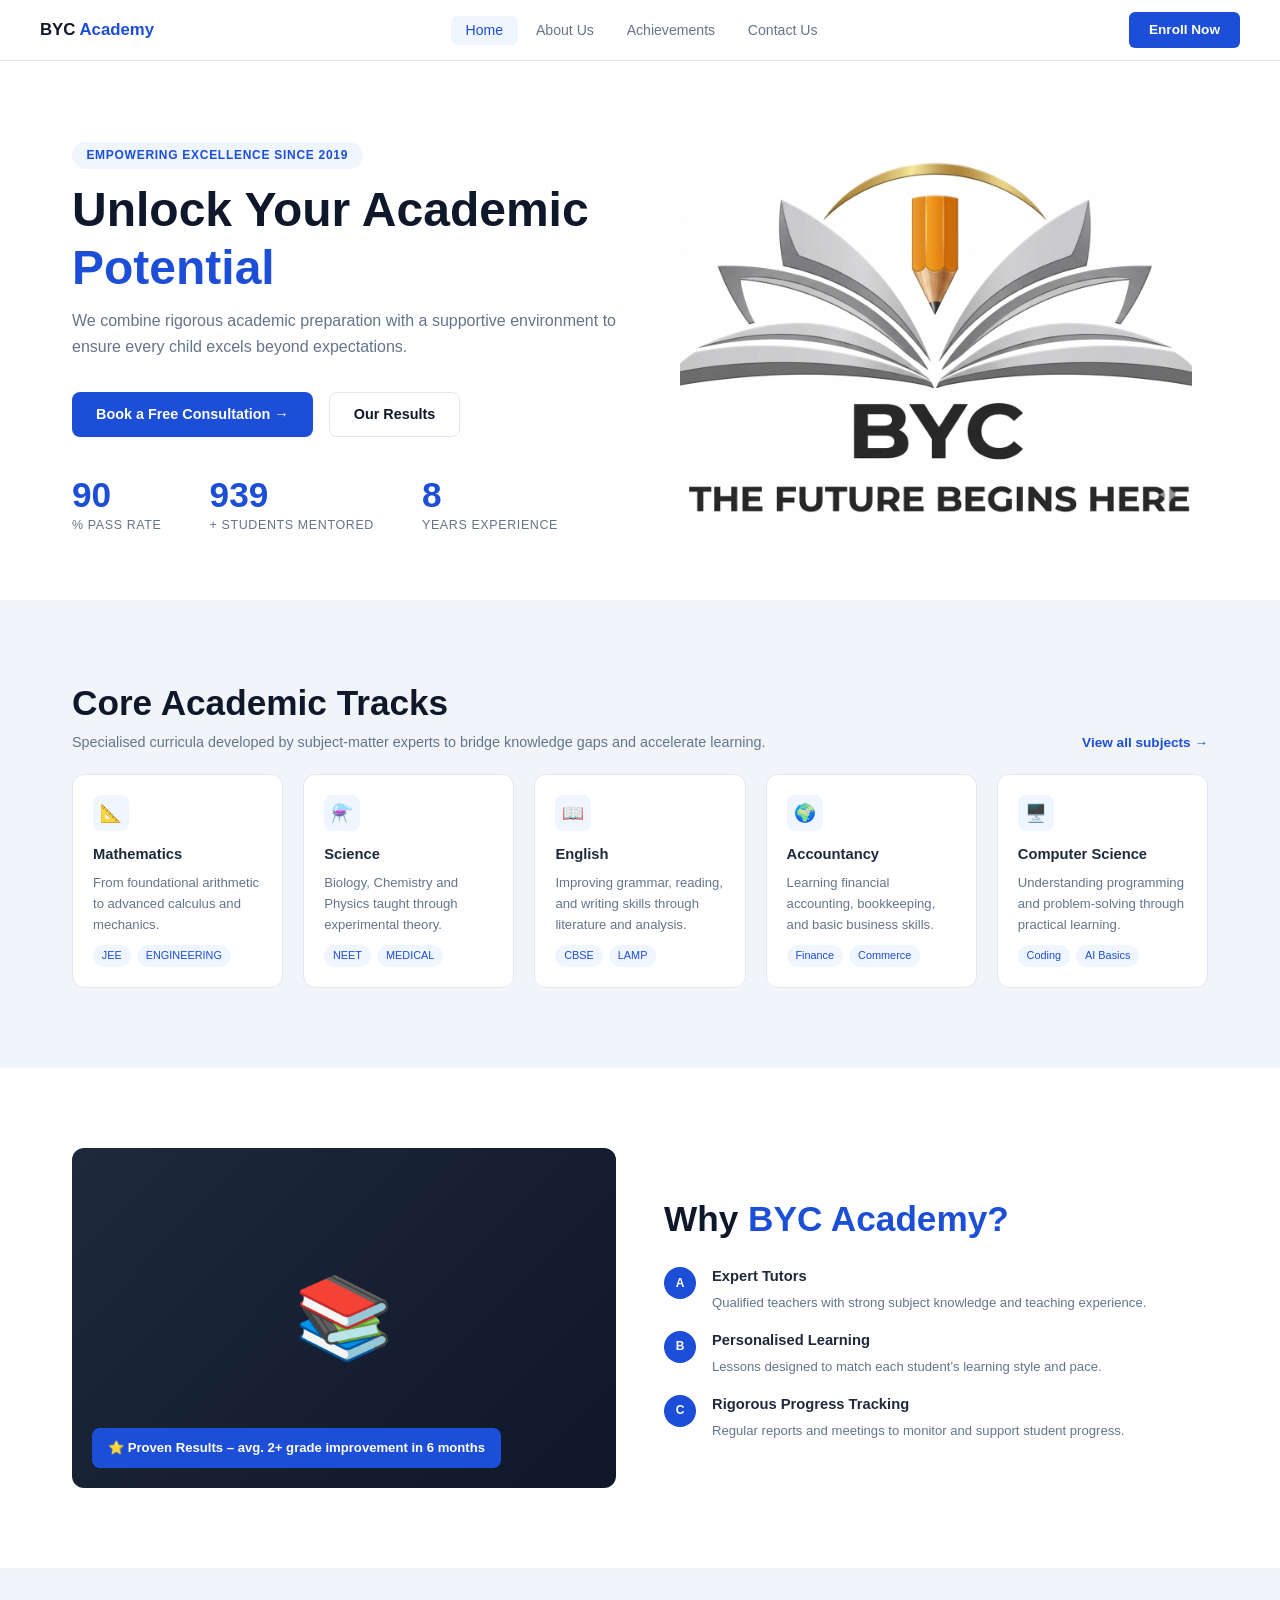
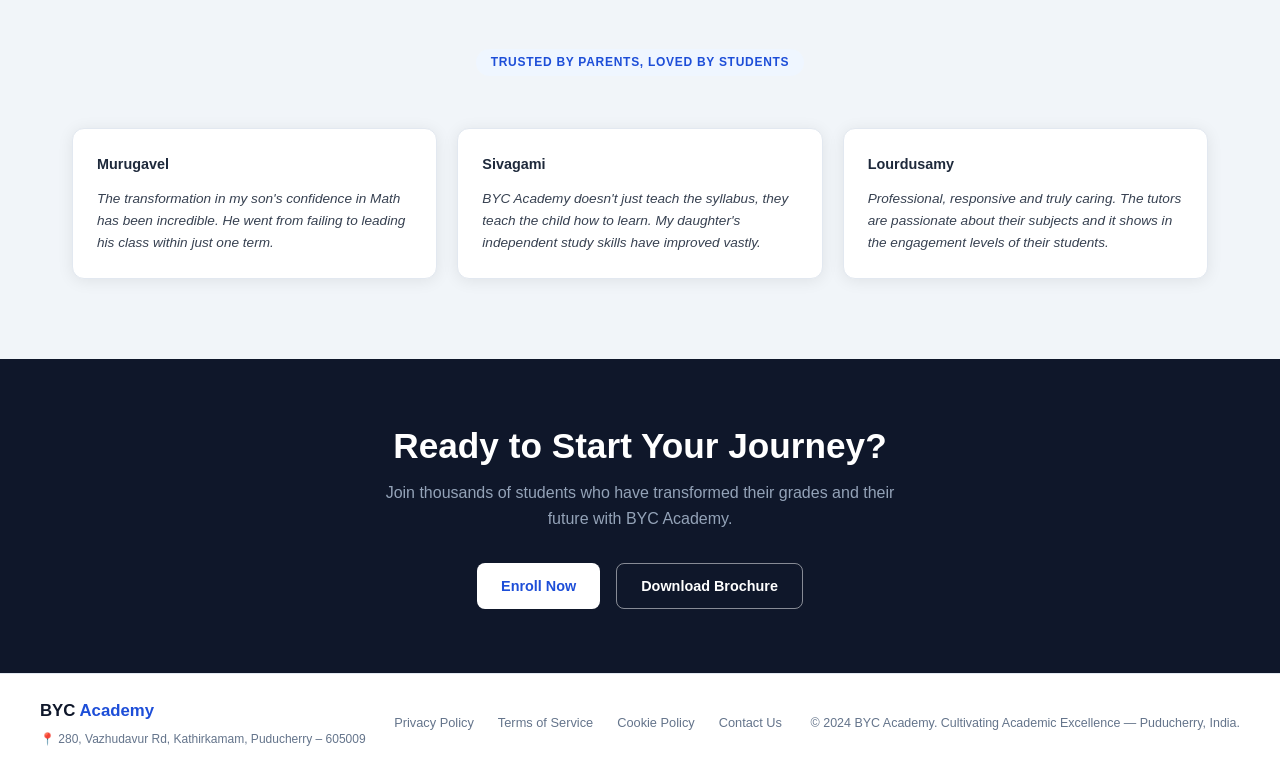
<file: index.html>
<!DOCTYPE html>
<html lang="en">
<head>
<meta charset="UTF-8"/><meta name="viewport" content="width=device-width,initial-scale=1.0"/>
<title>BYC Academy – Unlock Your Academic Potential</title>
<link rel="icon" type="image/png" href="assets/favicon.png">
<meta name="description" content="BYC Academy – Expert tutoring, personalised plans, proven results. Empowering students since 2019."/>
<meta property="og:type" content="website" />
<meta property="og:url" content="https://bycacademy.netlify.app/" />
<meta property="og:title" content="BYC Academy – Unlock Your Academic Potential" />
<meta property="og:description" content="BYC Academy – Expert tutoring, personalised plans, proven results. Empowering students since 2019." />
<meta property="og:image" content="https://bycacademy.netlify.app/assets/byc%20logo.png" />
<meta property="og:image:type" content="image/png" />
<meta name="twitter:card" content="summary_large_image" />
<meta name="twitter:url" content="https://bycacademy.netlify.app/" />
<meta name="twitter:title" content="BYC Academy – Unlock Your Academic Potential" />
<meta name="twitter:description" content="BYC Academy – Expert tutoring, personalised plans, proven results. Empowering students since 2019." />
<meta name="twitter:image" content="https://bycacademy.netlify.app/assets/byc%20logo.png" />
<link rel="stylesheet" href="style.css"/>
</head>
<body>

<!-- NAVBAR -->
<nav class="navbar">
  <div class="nav-inner">
    <a href="index.html" class="nav-logo">BYC <span>Academy</span></a>
    <ul class="nav-links" id="navLinks">
      <li><a href="index.html" class="nav-link active">Home</a></li>
      <li><a href="about.html" class="nav-link">About Us</a></li>
      <li><a href="achievements.html" class="nav-link">Achievements</a></li>
      <li><a href="contact.html" class="nav-link">Contact Us</a></li>
    </ul>
    <a href="contact.html" class="btn-enroll">Enroll Now</a>
    <button class="hamburger" id="ham" aria-label="Menu"><span></span><span></span><span></span></button>
  </div>
</nav>

<!-- HERO -->
<section class="hero">
  <div class="container">
    <div class="hero-grid">
      <div>
        <div class="badge">Empowering Excellence Since 2019</div>
        <h1>Unlock Your Academic <span class="text-blue">Potential</span></h1>
        <p class="lead" style="margin-top:.75rem;">We combine rigorous academic preparation with a supportive environment to ensure every child excels beyond expectations.</p>
        <div style="display:flex;gap:1rem;flex-wrap:wrap;">
          <a href="contact.html" class="btn btn-primary">Book a Free Consultation →</a>
          <a href="achievements.html" class="btn btn-outline">Our Results</a>
        </div>
        <div class="stats-row">
          <div class="stat-item"><div class="num" data-target="96">0</div><div class="lbl">% Pass Rate</div></div>
          <div class="stat-item"><div class="num" data-target="1000">0</div><div class="lbl">+ Students Mentored</div></div>
          <div class="stat-item"><div class="num" data-target="9">0</div><div class="lbl">Years Experience</div></div>
        </div>
      </div>
      <div class="hero-img"><img src="assets\byc logo.png" alt="BYC"></div>
    </div>
  </div>
</section>

<!-- CORE TRACKS -->
<section class="section bg-gray">
  <div class="container">
    <div style="display:flex;justify-content:space-between;align-items:flex-end;margin-bottom:1.25rem;">
      <div>
        <h2>Core Academic Tracks</h2>
        <p class="text-gray" style="font-size:.9rem;margin-top:.35rem;">Specialised curricula developed by subject-matter experts to bridge knowledge gaps and accelerate learning.</p>
      </div>
      <a href="about.html" class="text-blue" style="font-size:.85rem;font-weight:600;white-space:nowrap;">View all subjects →</a>
    </div>
    <div class="subjects-grid">
      <div class="subj-card"><div class="subj-icon">📐</div><h4>Mathematics</h4><p>From foundational arithmetic to advanced calculus and mechanics.</p><div class="tags"><span class="tag">JEE</span><span class="tag">ENGINEERING</span></div></div>
      <div class="subj-card"><div class="subj-icon">⚗️</div><h4>Science</h4><p>Biology, Chemistry and Physics taught through experimental theory.</p><div class="tags"><span class="tag">NEET</span><span class="tag">MEDICAL</span></div></div>
      <div class="subj-card"><div class="subj-icon">📖</div><h4>English</h4><p>Improving grammar, reading, and writing skills through literature and analysis.</p><div class="tags"><span class="tag">CBSE</span><span class="tag">LAMP</span></div></div>
      <div class="subj-card"><div class="subj-icon">🌍</div><h4>Accountancy</h4><p>Learning financial accounting, bookkeeping, and basic business skills.</p><div class="tags"><span class="tag">Finance</span><span class="tag">Commerce</span></div></div>
      <div class="subj-card"><div class="subj-icon">🖥️</div><h4>Computer Science</h4><p>Understanding programming and problem-solving through practical learning.</p><div class="tags"><span class="tag">Coding</span><span class="tag">AI Basics</span></div></div>

    </div>
  </div>
</section>

<!-- WHY BYC -->
<section class="section">
  <div class="container">
    <div class="why-grid">
      <div class="why-img">
        <span style="font-size:5rem;">📚</span>
        <div class="why-img-overlay">⭐ Proven Results – avg. 2+ grade improvement in 6 months</div>
      </div>
      <div>
        <h2 style="margin-bottom:1.5rem;">Why <span class="text-blue">BYC Academy?</span></h2>
        <div class="why-points">
          <div class="why-point">
            <div class="why-point-icon">A</div>
            <div><h4>Expert Tutors</h4><p>Qualified teachers with strong subject knowledge and teaching experience.</p></div>
          </div>
          <div class="why-point">
            <div class="why-point-icon">B</div>
            <div><h4>Personalised Learning</h4><p>Lessons designed to match each student’s learning style and pace.</p></div>
          </div>
          <div class="why-point">
            <div class="why-point-icon">C</div>
            <div><h4>Rigorous Progress Tracking</h4><p>Regular reports and meetings to monitor and support student progress.</p></div>
          </div>
        </div>
      </div>
    </div>
  </div>
</section>

<!-- TESTIMONIALS -->
<section class="section bg-gray">
  <div class="container">
    <div class="section-header center">
      <p class="badge">Trusted by Parents, Loved by Students</p>
    </div>
    <div class="testi-grid">
      <div class="testi-card">
        <div class="testi-name">Murugavel</div>
        <p class="testi-text">The transformation in my son's confidence in Math has been incredible. He went from failing to leading his class within just one term.</p>
      </div>
      <div class="testi-card">
        <div class="testi-name">Sivagami</div>
        <p class="testi-text">BYC Academy doesn't just teach the syllabus, they teach the child how to learn. My daughter's independent study skills have improved vastly.</p>
      </div>
      <div class="testi-card">
        <div class="testi-name">Lourdusamy</div>
        <p class="testi-text">Professional, responsive and truly caring. The tutors are passionate about their subjects and it shows in the engagement levels of their students.</p>
      </div>
    </div>
  </div>
</section>

<!-- CTA -->
<section class="cta-dark">
  <div class="container">
    <h2>Ready to Start Your Journey?</h2>
    <p>Join thousands of students who have transformed their grades and their future with BYC Academy.</p>
    <div class="cta-btns">
      <a href="contact.html" class="btn btn-white">Enroll Now</a>
      <a href="assets/brochure.jpeg" target="_blank" class="btn btn-outline-white">Download Brochure</a>
    </div>
  </div>
</section>

<!-- FOOTER -->
<footer class="footer">
  <div class="footer-inner">
    <div>
      <span class="nav-logo">BYC <span style="color:var(--blue)">Academy</span></span>
      <div style="font-size:.75rem;color:var(--gray);margin-top:.3rem;">📍 280, Vazhudavur Rd, Kathirkamam, Puducherry – 605009</div>
    </div>
    <div class="footer-links">
      <a href="privacy-policy.html">Privacy Policy</a><a href="terms.html">Terms of Service</a><a href="cookies.html">Cookie Policy</a><a href="contact.html">Contact Us</a>
    </div>
    <span class="footer-copy">© 2024 BYC Academy. Cultivating Academic Excellence — Puducherry, India.</span>
  </div>
</footer>

<script src="main.js"></script>
</body>
</html>
</file>
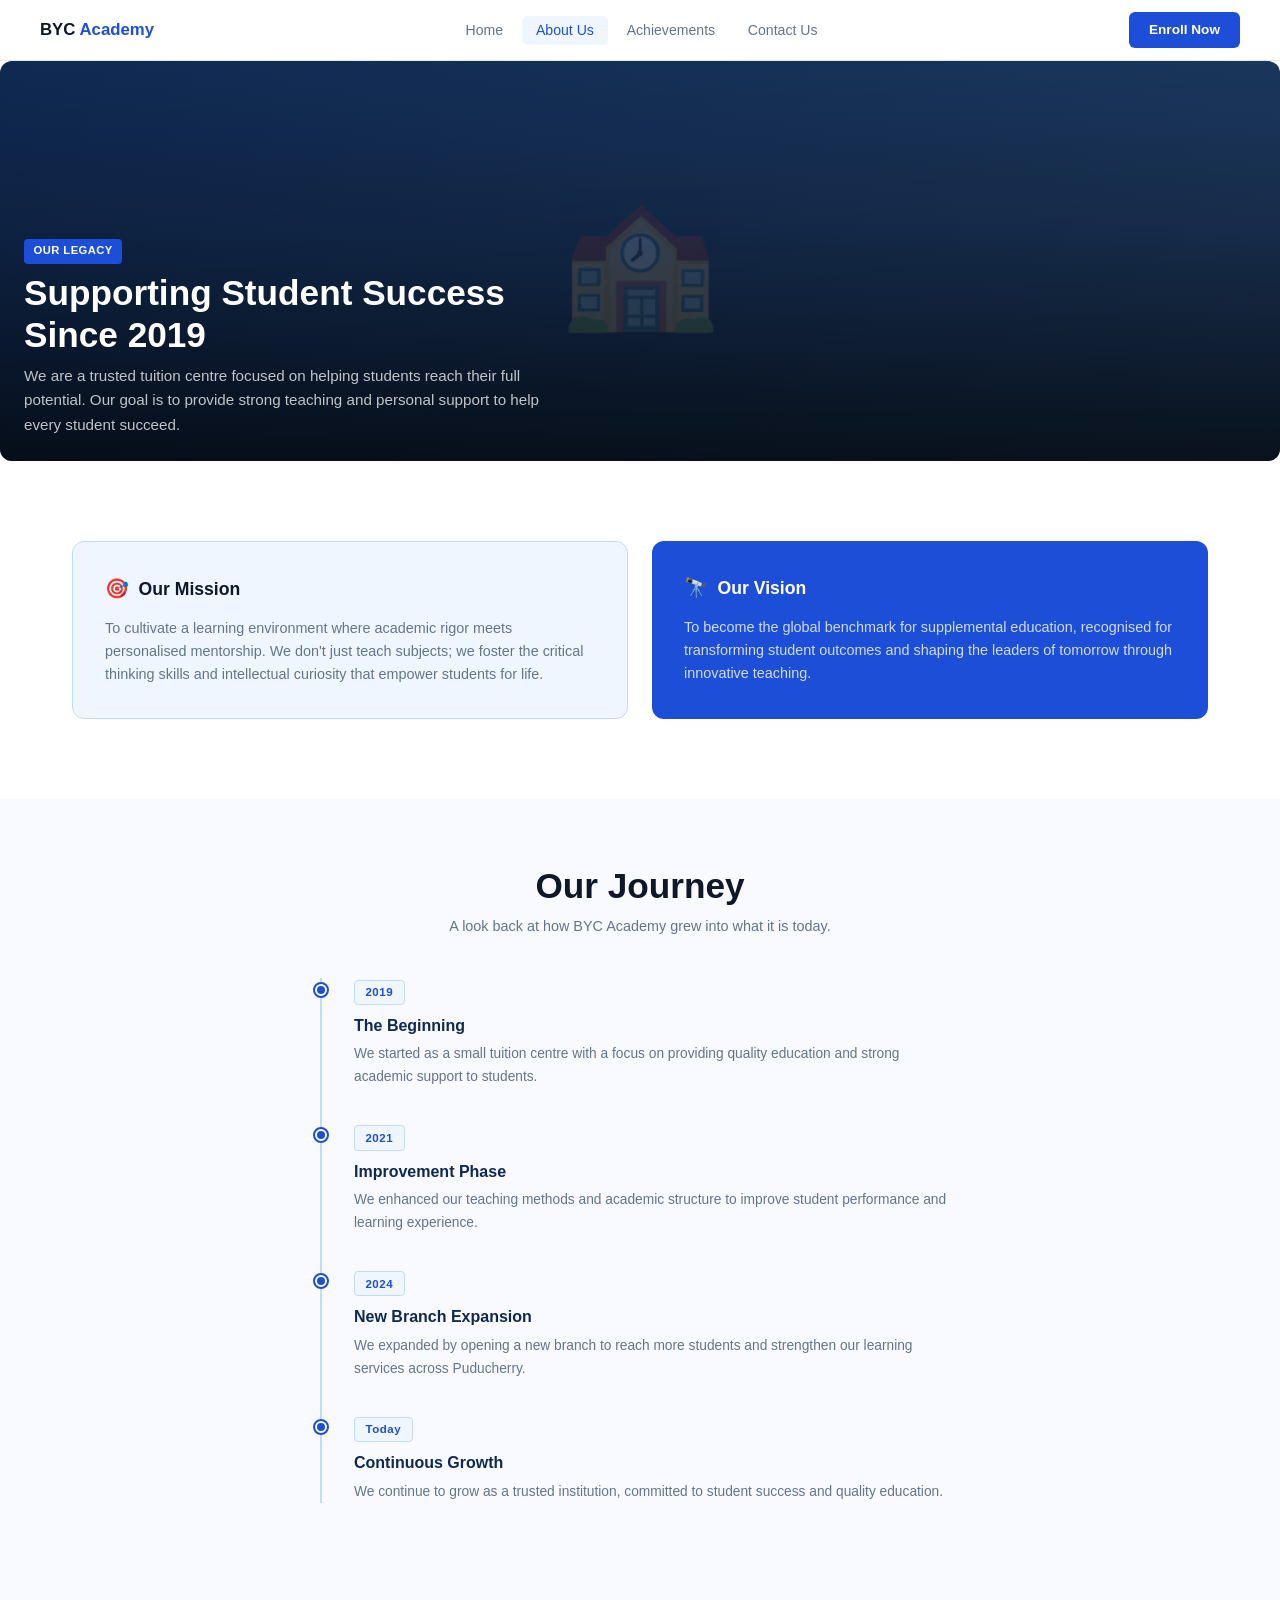
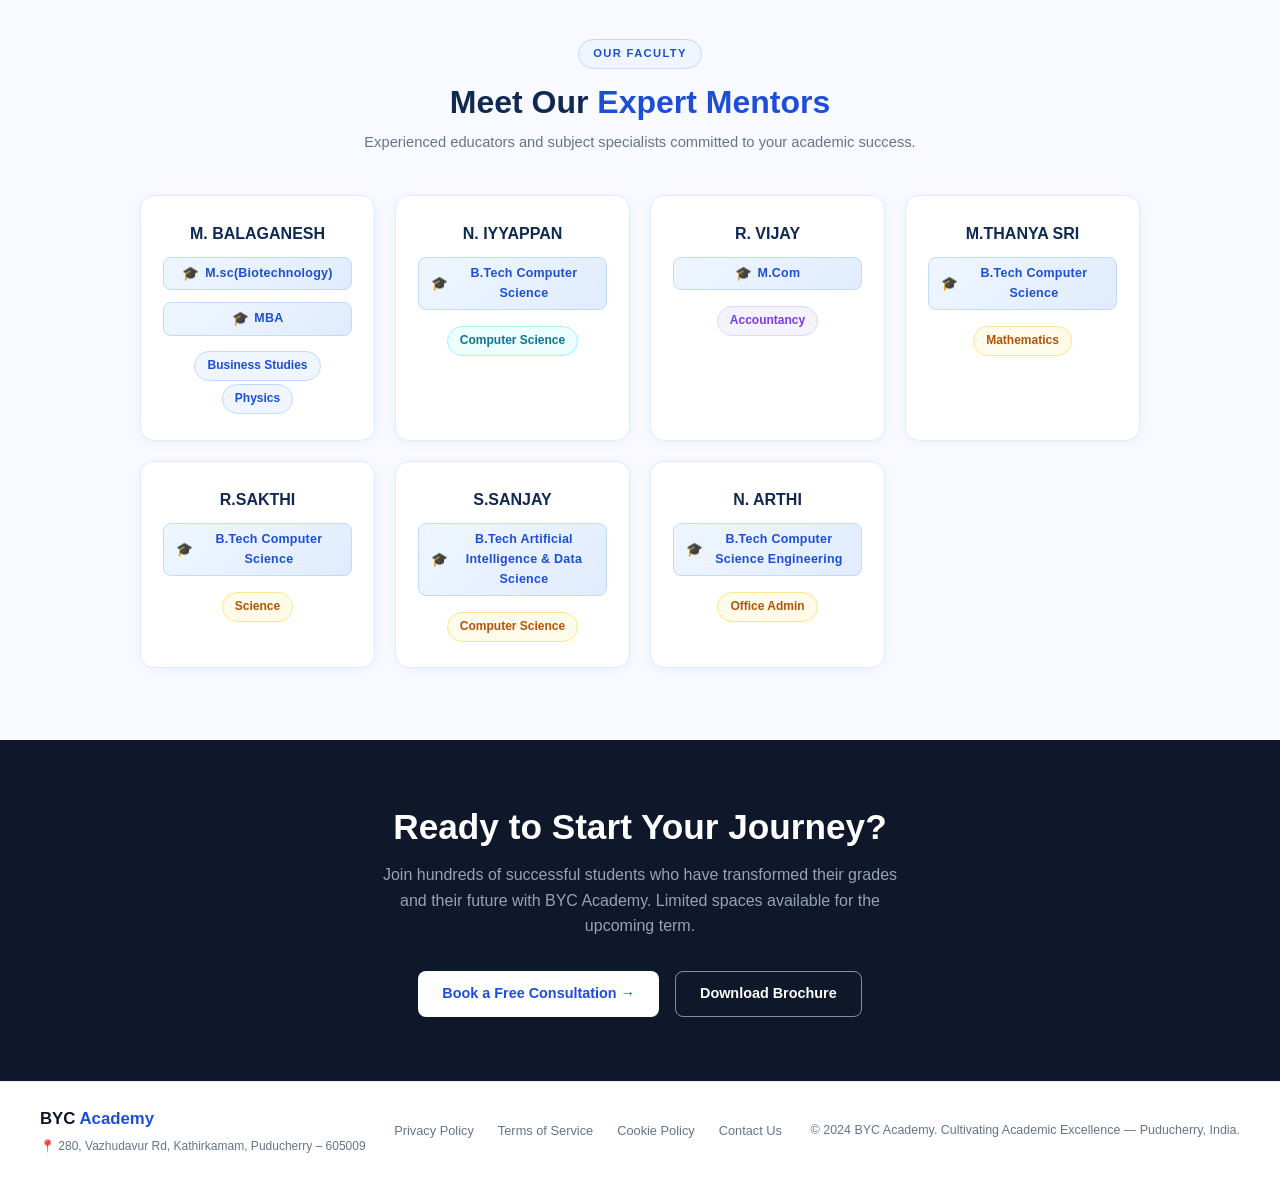
<file: about.html>
<!DOCTYPE html>
<html lang="en">

<head>
  <meta charset="UTF-8" />
  <meta name="viewport" content="width=device-width,initial-scale=1.0" />
  <title>About Us – BYC Academy</title>
  <link rel="icon" type="image/png" href="assets/favicon.png">
  <meta property="og:type" content="website" />
  <meta property="og:url" content="https://bycacademy.netlify.app/about.html" />
  <meta property="og:title" content="About Us – BYC Academy" />
  <meta property="og:description" content="Learn about BYC Academy, our mission, vision, and expert mentors." />
  <meta property="og:image" content="https://bycacademy.netlify.app/assets/byc%20logo.png" />
  <meta property="og:image:type" content="image/png" />
  <meta name="twitter:card" content="summary_large_image" />
  <meta name="twitter:url" content="https://bycacademy.netlify.app/about.html" />
  <meta name="twitter:title" content="About Us – BYC Academy" />
  <meta name="twitter:description" content="Learn about BYC Academy, our mission, vision, and expert mentors." />
  <meta name="twitter:image" content="https://bycacademy.netlify.app/assets/byc%20logo.png" />
  <link rel="stylesheet" href="style.css" />
</head>

<body>

  <!-- NAVBAR -->
<nav class="navbar">
  <div class="nav-inner">
    <a href="index.html" class="nav-logo">BYC <span>Academy</span></a>
    <ul class="nav-links" id="navLinks">
      <li><a href="index.html" class="nav-link ">Home</a></li>
      <li><a href="about.html" class="nav-link active">About Us</a></li>
      <li><a href="achievements.html" class="nav-link">Achievements</a></li>
      <li><a href="contact.html" class="nav-link">Contact Us</a></li>
    </ul>
    <a href="contact.html" class="btn-enroll">Enroll Now</a>
    <button class="hamburger" id="ham" aria-label="Menu"><span></span><span></span><span></span></button>
  </div>
</nav>

  <!-- HERO ABOUT -->
  <section style="padding:0;position:relative;">
    <div class="hero-about" style="height:400px;">
      <div class="hero-about-bg" style="background:linear-gradient(135deg,#0f2952,#1e3a5f);font-size:0;"></div>
      <div class="hero-about-overlay"></div>
      <!-- Classroom scene illustration -->
      <div
        style="position:absolute;inset:0;display:flex;align-items:center;justify-content:center;opacity:.15;font-size:8rem;">
        🏫</div>
      <div class="hero-about-text" style="max-width:540px;">
        <div class="hero-about-badge">OUR LEGACY</div>
        <h1 style="color:#fff;">Supporting Student Success Since 2019</h1>
        <p style="color:rgba(255,255,255,.75);font-size:.95rem;margin-top:.5rem;">We are a trusted tuition centre
          focused on helping students reach their full potential. Our goal is to provide strong teaching and personal
          support to help every student succeed.</p>
      </div>
    </div>
  </section>

  <!-- MISSION & VISION -->
  <section class="section">
    <div class="container">
      <div style="display:grid;grid-template-columns:1fr 1fr;gap:1.5rem;" class="mv-grid">
        <div style="background:var(--blue-bg);border:1px solid #bfdbfe;border-radius:var(--radius);padding:2rem;">
          <div style="display:flex;align-items:center;gap:.6rem;margin-bottom:.75rem;">
            <span style="font-size:1.2rem;">🎯</span>
            <h3>Our Mission</h3>
          </div>
          <p class="text-gray" style="font-size:.9rem;">To cultivate a learning environment where academic rigor meets
            personalised mentorship. We don't just teach subjects; we foster the critical thinking skills and
            intellectual curiosity that empower students for life.</p>
        </div>
        <div style="background:var(--blue);border-radius:var(--radius);padding:2rem;">
          <div style="display:flex;align-items:center;gap:.6rem;margin-bottom:.75rem;">
            <span style="font-size:1.2rem;">🔭</span>
            <h3 style="color:#fff;">Our Vision</h3>
          </div>
          <p style="color:rgba(255,255,255,.8);font-size:.9rem;">To become the global benchmark for supplemental
            education, recognised for transforming student outcomes and shaping the leaders of tomorrow through
            innovative teaching.</p>
        </div>
      </div>
    </div>
  </section>

  <!-- OUR JOURNEY -->
  <style>
    .journey-section {
      background: #f8faff;
      padding: 4rem 1rem;
    }
    .journey-wrap {
      max-width: 640px;
      margin: 0 auto;
    }
    .journey-list {
      position: relative;
      padding-left: 2rem;
      border-left: 2px solid #bfdbfe;
      margin-top: 2.5rem;
    }
    .journey-entry {
      position: relative;
      margin-bottom: 2.2rem;
    }
    .journey-entry:last-child {
      margin-bottom: 0;
    }
    .journey-entry::before {
      content: '';
      position: absolute;
      left: -2.45rem;
      top: .35rem;
      width: 12px;
      height: 12px;
      border-radius: 50%;
      background: #1d4ed8;
      border: 2px solid #fff;
      outline: 2px solid #1d4ed8;
    }
    .journey-year {
      display: inline-block;
      font-size: .72rem;
      font-weight: 700;
      color: #1d4ed8;
      background: #eff6ff;
      border: 1px solid #bfdbfe;
      padding: .15rem .65rem;
      border-radius: 4px;
      letter-spacing: .05em;
      margin-bottom: .5rem;
    }
    .journey-title {
      font-size: 1rem;
      font-weight: 700;
      color: #0f2952;
      margin-bottom: .3rem;
    }
    .journey-desc {
      font-size: .86rem;
      color: #64748b;
      line-height: 1.65;
    }
  </style>

  <section class="journey-section">
    <div class="journey-wrap">
      <div class="section-header center">
        <h2>Our Journey</h2>
        <p class="text-gray" style="font-size:.9rem;margin-top:.4rem;">A look back at how BYC Academy grew into what it is today.</p>
      </div>

      <div class="journey-list">

        <div class="journey-entry">
          <div class="journey-year">2019</div>
          <div class="journey-title">The Beginning</div>
          <p class="journey-desc">We started as a small tuition centre with a focus on providing quality education and strong academic support to students.</p>
        </div>

        <div class="journey-entry">
          <div class="journey-year">2021</div>
          <div class="journey-title">Improvement Phase</div>
          <p class="journey-desc">We enhanced our teaching methods and academic structure to improve student performance and learning experience.</p>
        </div>

        <div class="journey-entry">
          <div class="journey-year">2024</div>
          <div class="journey-title">New Branch Expansion</div>
          <p class="journey-desc">We expanded by opening a new branch to reach more students and strengthen our learning services across Puducherry.</p>
        </div>

        <div class="journey-entry">
          <div class="journey-year">Today</div>
          <div class="journey-title">Continuous Growth</div>
          <p class="journey-desc">We continue to grow as a trusted institution, committed to student success and quality education.</p>
        </div>

      </div>
    </div>
  </section>

  <!-- EXPERT MENTORS STYLES -->
  <style>
    .mentors-section {
      padding: 4.5rem 1rem;
      background: #f8faff;
    }
    .mentors-inner {
      max-width: 1000px;
      margin: 0 auto;
    }
    .mentors-header {
      text-align: center;
      margin-bottom: 2.5rem;
    }
    .mentors-label {
      display: inline-block;
      background: #eff6ff;
      border: 1px solid #bfdbfe;
      color: #1d4ed8;
      font-size: .7rem;
      font-weight: 700;
      letter-spacing: .12em;
      text-transform: uppercase;
      padding: .32rem .9rem;
      border-radius: 99px;
      margin-bottom: .8rem;
    }
    .mentors-title {
      font-size: 2rem;
      font-weight: 800;
      color: #0f2952;
      margin: 0 0 .45rem;
    }
    .mentors-title span { color: #1d4ed8; }
    .mentors-desc {
      color: #64748b;
      font-size: .92rem;
    }
    .mentors-grid {
      display: grid;
      grid-template-columns: repeat(auto-fit, minmax(200px, 1fr));
      gap: 1.25rem;
    }
    .m-card {
      background: #fff;
      border: 1.5px solid #e2eaff;
      border-radius: 14px;
      padding: 1.6rem 1.4rem;
      text-align: center;
      box-shadow: 0 2px 12px rgba(29,78,216,.06);
      transition: transform .22s ease, box-shadow .22s ease, border-color .22s ease;
      cursor: default;
    }
    .m-card:hover {
      transform: translateY(-6px);
      box-shadow: 0 12px 32px rgba(29,78,216,.12);
      border-color: #93c5fd;
    }
    .m-card-name {
      font-size: 1rem;
      font-weight: 700;
      color: #0f2952;
      margin: 0 0 .65rem;
    }
    .m-card-degree {
      display: flex;
      align-items: center;
      justify-content: center;
      gap: .35rem;
      font-size: .78rem;
      font-weight: 600;
      color: #1d4ed8;
      background: linear-gradient(135deg, #eff6ff 0%, #e0ecff 100%);
      border: 1px solid #bfdbfe;
      border-radius: 8px;
      padding: .35rem .7rem;
      margin: 0 0 .75rem;
      letter-spacing: .02em;
    }
    .m-card-degree .deg-icon {
      font-size: .85rem;
      line-height: 1;
    }
    .m-card-subject {
      display: inline-block;
      font-size: .75rem;
      font-weight: 600;
      padding: .28rem .75rem;
      border-radius: 99px;
      border: 1.5px solid;
      margin: .2rem .1rem 0;
    }
  </style>

  <!-- EXPERT MENTORS -->
  <section class="mentors-section">
    <div class="mentors-inner">

      <div class="mentors-header">
        <span class="mentors-label">Our Faculty</span>
        <h2 class="mentors-title">Meet Our <span>Expert Mentors</span></h2>
        <p class="mentors-desc">Experienced educators and subject specialists committed to your academic success.</p>
      </div>

      <div class="mentors-grid">

        <!-- Mentor 1 -->
        <div class="m-card">
          <div class="m-card-name">M. BALAGANESH</div>
          <div class="m-card-degree"><span class="deg-icon">🎓</span> M.sc(Biotechnology)</div>
          <div class="m-card-degree"><span class="deg-icon">🎓</span> MBA</div>
          <span class="m-card-subject" style="background:#eff6ff;color:#1d4ed8;border-color:#bfdbfe;">Business Studies</span>
          <span class="m-card-subject" style="background:#eff6ff;color:#1d4ed8;border-color:#bfdbfe;">Physics</span>
        </div>

        <!-- Mentor 2 -->
        <div class="m-card">
          <div class="m-card-name">N. IYYAPPAN</div>
          <div class="m-card-degree"><span class="deg-icon">🎓</span> B.Tech Computer Science</div>
          <span class="m-card-subject" style="background:#ecfeff;color:#0e7490;border-color:#a5f3fc;">Computer Science</span>
        </div>

        <!-- Mentor 3 -->
        <div class="m-card">
          <div class="m-card-name">R. VIJAY</div>
          <div class="m-card-degree"><span class="deg-icon">🎓</span> M.Com</div>
          <span class="m-card-subject" style="background:#f5f3ff;color:#7c3aed;border-color:#ddd6fe;">Accountancy</span>
        </div>

        <!-- Mentor 4 -->
        <div class="m-card">
          <div class="m-card-name">M.THANYA SRI</div>
          <div class="m-card-degree"><span class="deg-icon">🎓</span>  B.Tech Computer Science</div>
          <span class="m-card-subject" style="background:#fffbeb;color:#b45309;border-color:#fde68a;">Mathematics</span>
        </div>

        <!-- Mentor 5 -->
        <div class="m-card">
          <div class="m-card-name">R.SAKTHI</div>
          <div class="m-card-degree"><span class="deg-icon">🎓</span> B.Tech Computer Science</div>
          <span class="m-card-subject" style="background:#fffbeb;color:#b45309;border-color:#fde68a;">Science</span>
        </div>
        <!-- Mentor 6 -->
        <div class="m-card">
          <div class="m-card-name">S.SANJAY</div>
          <div class="m-card-degree"><span class="deg-icon">🎓</span> B.Tech Artificial Intelligence & Data Science</div>
          <span class="m-card-subject" style="background:#fffbeb;color:#b45309;border-color:#fde68a;">Computer Science</span>
        </div>
        <!-- Mentor 7 -->
        <div class="m-card">
          <div class="m-card-name">N. ARTHI</div>
          <div class="m-card-degree"><span class="deg-icon">🎓</span> B.Tech Computer Science Engineering</div>
          <span class="m-card-subject" style="background:#fffbeb;color:#b45309;border-color:#fde68a;">Office Admin</span>
        </div>

      </div>
    </div>
  </section>

  <!-- CTA -->
  <section class="cta-dark">
    <div class="container">
      <h2>Ready to Start Your Journey?</h2>
      <p>Join hundreds of successful students who have transformed their grades and their future with BYC Academy.
        Limited spaces available for the upcoming term.</p>
      <div class="cta-btns">
        <a href="contact.html" class="btn btn-white">Book a Free Consultation →</a>
        <a href="assets/brochure.jpeg" target="_blank" class="btn btn-outline-white">Download Brochure</a>
      </div>
    </div>
  </section>

  <!-- FOOTER -->
  <footer class="footer">
    <div class="footer-inner">
      <div>
        <span class="nav-logo">BYC <span style="color:var(--blue)">Academy</span></span>
        <div style="font-size:.75rem;color:var(--gray);margin-top:.3rem;">📍 280, Vazhudavur Rd, Kathirkamam, Puducherry
          – 605009</div>
      </div>
      <div class="footer-links">
        <a href="privacy-policy.html">Privacy Policy</a><a href="terms.html">Terms of Service</a><a href="cookies.html">Cookie Policy</a><a
          href="contact.html">Contact Us</a>
      </div>
      <span class="footer-copy">© 2024 BYC Academy. Cultivating Academic Excellence — Puducherry, India.</span>
    </div>
  </footer>

  <script src="main.js"></script>
</body>

</html>
</file>
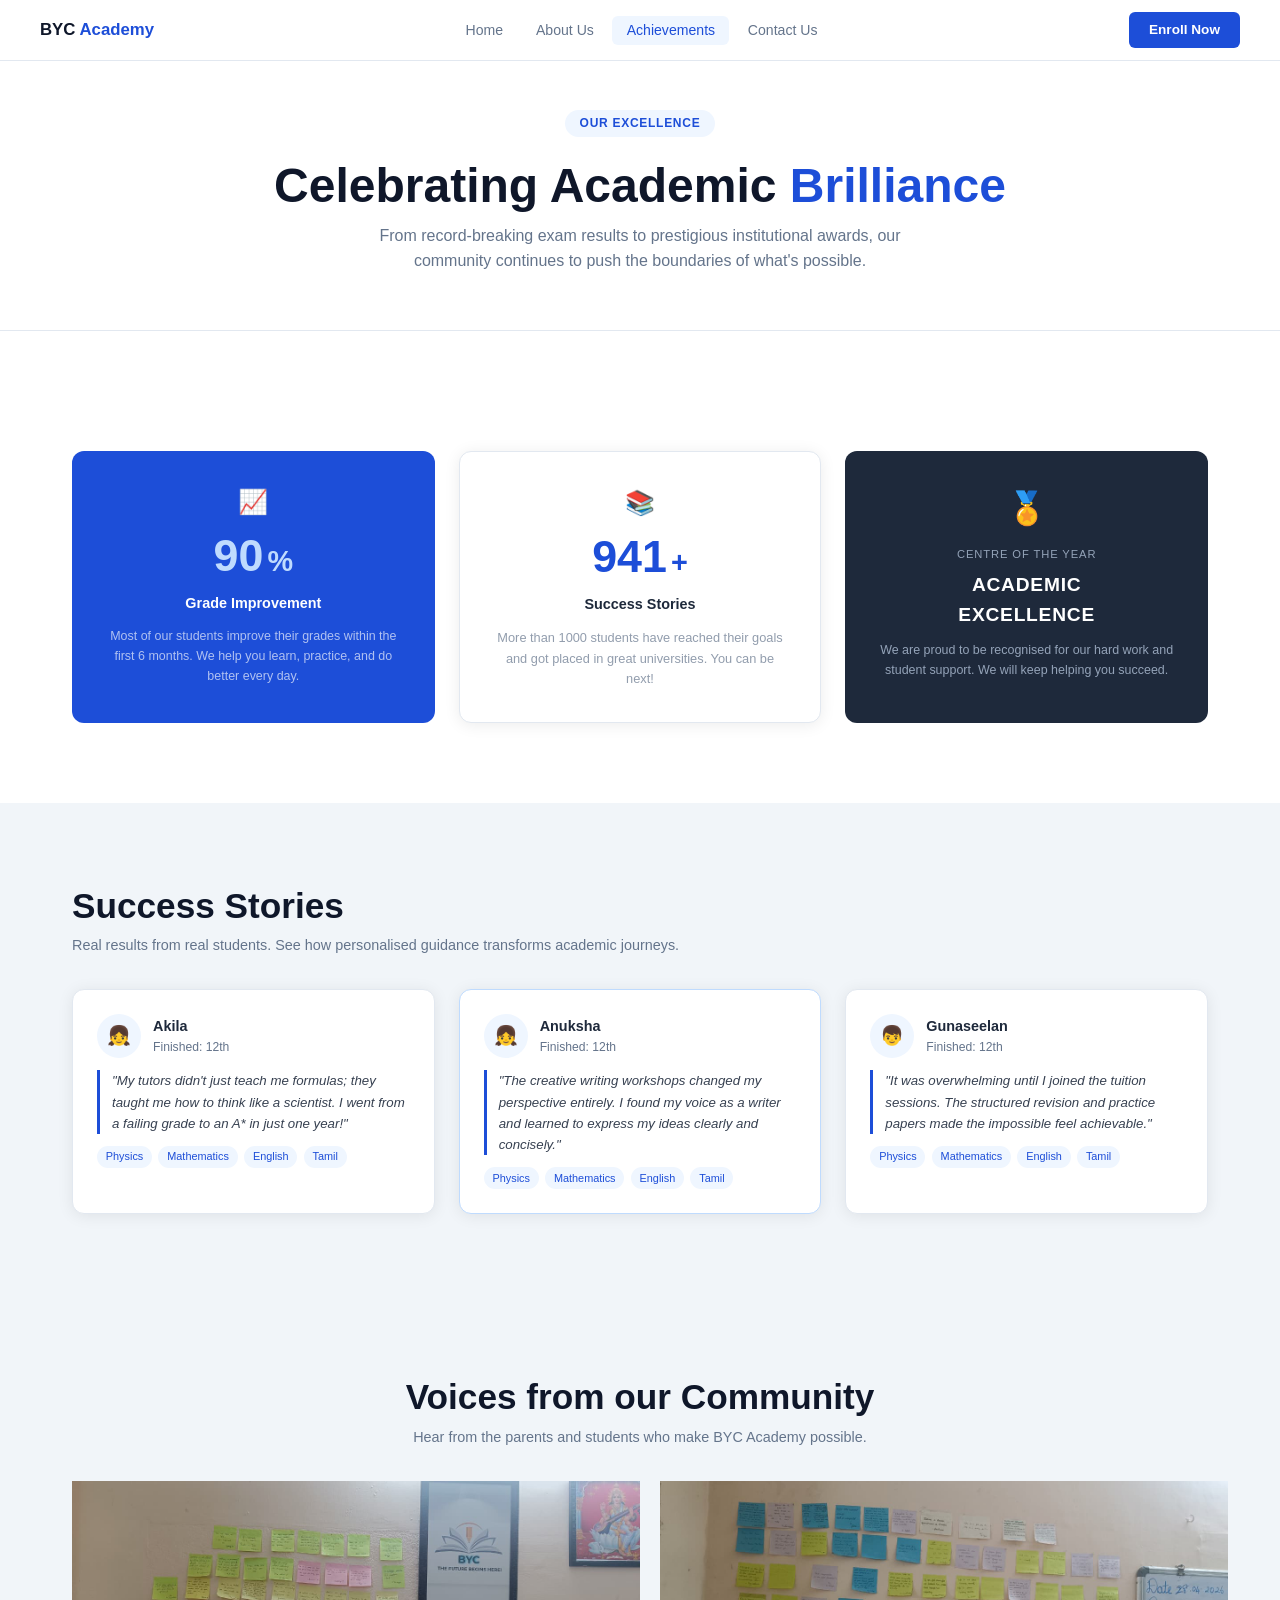
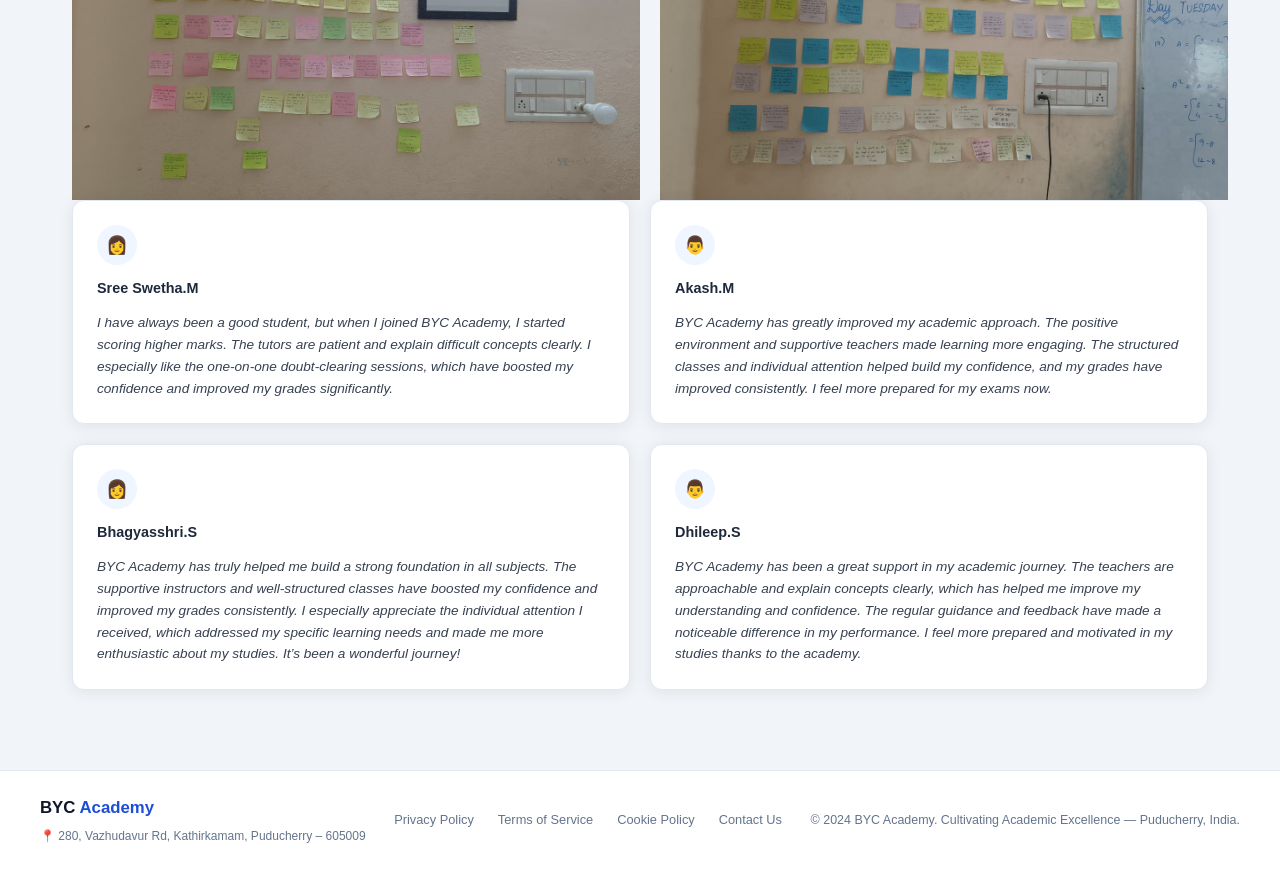
<file: achievements.html>
<!DOCTYPE html>
<html lang="en">

<head>
  <meta charset="UTF-8" />
  <meta name="viewport" content="width=device-width,initial-scale=1.0" />
  <title>Achievements – BYC Academy</title>
  <link rel="icon" type="image/png" href="assets/favicon.png">
  <meta property="og:type" content="website" />
  <meta property="og:url" content="https://bycacademy.netlify.app/achievements.html" />
  <meta property="og:title" content="Achievements – BYC Academy" />
  <meta property="og:description" content="Celebrating Academic Brilliance. Discover the success stories and achievements of our students." />
  <meta property="og:image" content="https://bycacademy.netlify.app/assets/byc%20logo.png" />
  <meta property="og:image:type" content="image/png" />
  <meta name="twitter:card" content="summary_large_image" />
  <meta name="twitter:url" content="https://bycacademy.netlify.app/achievements.html" />
  <meta name="twitter:title" content="Achievements – BYC Academy" />
  <meta name="twitter:description" content="Celebrating Academic Brilliance. Discover the success stories and achievements of our students." />
  <meta name="twitter:image" content="https://bycacademy.netlify.app/assets/byc%20logo.png" />
  <link rel="stylesheet" href="style.css" />
</head>

<body>

 <!-- NAVBAR -->
<nav class="navbar">
  <div class="nav-inner">
    <a href="index.html" class="nav-logo">BYC <span>Academy</span></a>
    <ul class="nav-links" id="navLinks">
      <li><a href="index.html" class="nav-link">Home</a></li>
      <li><a href="about.html" class="nav-link">About Us</a></li>
      <li><a href="achievements.html" class="nav-link active">Achievements</a></li>
      <li><a href="contact.html" class="nav-link">Contact Us</a></li>
    </ul>
    <a href="contact.html" class="btn-enroll">Enroll Now</a>
    <button class="hamburger" id="ham" aria-label="Menu"><span></span><span></span><span></span></button>
  </div>
</nav>

  <!-- PAGE HEADER -->
  <section style="padding:3rem 0 1.5rem;text-align:center;border-bottom:1px solid var(--border);">
    <div class="container">
      <div class="badge">Our Excellence</div>
      <h1 style="margin:.5rem 0;">Celebrating Academic <span class="text-blue">Brilliance</span></h1>
      <p class="lead lead-center">From record-breaking exam results to prestigious institutional awards, our community
        continues to push the boundaries of what's possible.</p>
    </div>
  </section>

  <!-- KEY STATS -->
  <section class="section">
    <div class="container">
      <div class="ach-grid">
        <!-- Grade Improvement -->
        <div class="ach-card blue">
          <div style="display:flex;align-items:center;gap:.5rem;margin-bottom:.75rem;justify-content:center;">
            <span style="font-size:1.5rem;">📈</span>
          </div>
          <div style="display:flex;align-items:baseline;gap:.25rem;justify-content:center;">
            <div class="ach-num" data-target="96">0</div><span
              style="font-size:1.8rem;font-weight:800;color:#bfdbfe;">%</span>
          </div>
          <div class="ach-lbl" style="color:#fff;">Grade Improvement</div>
          <p style="font-size:.78rem;color:rgba(255,255,255,.65);">Most of our students improve their grades within the
            first 6 months. We help you learn, practice, and do better every day.</p>
        </div>

        <!-- Success Stories -->
        <div class="ach-card light">
          <div style="display:flex;align-items:center;gap:.5rem;margin-bottom:.75rem;justify-content:center;">
            <span style="font-size:1.5rem;">📚</span>
          </div>
          <div style="display:flex;align-items:baseline;gap:.25rem;justify-content:center;">
            <div class="ach-num text-blue" data-target="1000">0</div><span
              style="font-size:1.8rem;font-weight:800;color:var(--blue);">+</span>
          </div>
          <div class="ach-lbl">Success Stories</div>
          <p class="ach-desc text-gray">More than 1000 students have reached their goals and got placed in great
            universities.
            You can be next!</p>
        </div>

        <!-- Award -->
        <div class="ach-card accent">
          <div class="ach-award-icon">🏅</div>
          <div
            style="font-size:.7rem;letter-spacing:.08em;color:#94a3b8;text-transform:uppercase;margin-bottom:.35rem;">
            Centre of the Year</div>
          <div style="font-size:1.2rem;font-weight:800;color:#fff;letter-spacing:.04em;">ACADEMIC<br />EXCELLENCE</div>
          <p style="font-size:.78rem;color:#94a3b8;margin-top:.6rem;">We are proud to be recognised for our hard work
            and student support. We will keep helping you succeed.</p>
        </div>
      </div>
    </div>
  </section>

  <!-- SUCCESS STORIES -->
  <section class="section bg-gray">
    <div class="container">
      <div class="section-header" style="margin-bottom:2rem;">
        <h2>Success Stories</h2>
        <p class="text-gray" style="font-size:.9rem;margin-top:.35rem;">Real results from real students. See how
          personalised guidance transforms academic journeys.</p>
      </div>
      <style>
        @media (min-width: 900px) {
          .story-grid.three-cols {
            grid-template-columns: 1fr 1fr 1fr;
          }
        }
      </style>
      <div class="story-grid three-cols">
        <div class="story-card">
          <div class="story-head">
            <div class="story-avatar">👧</div>
            <div>
              <div class="story-name">Akila</div>
              <div class="story-sub">Finished: 12th</div>
            </div>
          </div>
          <p class="story-quote">"My tutors didn't just teach me formulas; they taught me how to think like a scientist.
            I went from a failing grade to an A* in just one year!"</p>
          <div class="tags" style="margin-top:.75rem;"><span class="tag">Physics</span><span
              class="tag">Mathematics</span><span class="tag">English</span><span class="tag">Tamil</span></div>
        </div>
        <div class="story-card" style="border-color:#bfdbfe;">
          <div class="story-head">
            <div class="story-avatar">👧</div>
            <div>
              <div class="story-name">Anuksha</div>
              <div class="story-sub">Finished: 12th</div>
            </div>
          </div>
          <p class="story-quote">"The creative writing workshops changed my perspective entirely. I found my voice as a
            writer and learned to express my ideas clearly and concisely."</p>
          <div class="tags" style="margin-top:.75rem;"><span class="tag">Physics</span><span
              class="tag">Mathematics</span><span class="tag">English</span><span class="tag">Tamil</span></div>
        </div>
        <div class="story-card">
          <div class="story-head">
            <div class="story-avatar">👦</div>
            <div>
              <div class="story-name">Gunaseelan</div>
              <div class="story-sub">Finished: 12th</div>
            </div>
          </div>
          <p class="story-quote">"It was overwhelming until I joined the tuition sessions. The structured revision and
            practice papers made the impossible feel achievable."</p>
          <div class="tags" style="margin-top:.75rem;"><span class="tag">Physics</span><span
              class="tag">Mathematics</span><span class="tag">English</span><span class="tag">Tamil</span></div>
        </div>
      </div>
    </div>
  </section>

  <!-- VOICES FROM COMMUNITY -->
  <section class="section bg-gray">
    <div class="container">
      <div class="section-header center" style="margin-bottom:2rem;">
        <h2>Voices from our Community</h2>
        <p class="text-gray" style="font-size:.9rem;margin-top:.35rem;">Hear from the parents and students who make BYC
          Academy possible.</p>
      </div>
      <div style="display: flex; gap: 20px;">
  <img src="assets/voices2.jpeg" style="width: 50%;">
  <img src="assets/voices1.jpeg" style="width: 50%;">
</div>
      <style>
        @media (min-width: 768px) {
          .testi-grid.two-cols {
            grid-template-columns: 1fr 1fr;
          }
        }
      </style>
      <div class="testi-grid two-cols">
        <div class="testi-card">
          <div class="testi-avatar">👩</div>
          <div class="testi-name">Sree Swetha.M</div>
          <p class="testi-text">I have always been a good student, but when I joined BYC Academy, I started scoring higher marks. The tutors are patient and explain difficult concepts clearly. I especially like the one-on-one doubt-clearing sessions, which have boosted my confidence and improved my grades significantly.</p>
        </div>
        <div class="testi-card">
          <div class="testi-avatar">👨</div>
          <div class="testi-name">Akash.M</div>
          <p class="testi-text">BYC Academy has greatly improved my academic approach. The positive environment and supportive teachers made learning more engaging. The structured classes and individual attention helped build my confidence, and my grades have improved consistently. I feel more prepared for my exams now.
          </p>        </div>
        <div class="testi-card">
          <div class="testi-avatar">👩</div>
          <div class="testi-name">Bhagyasshri.S</div>
          <p class="testi-text">BYC Academy has truly helped me build a strong foundation in all subjects. The supportive instructors and well-structured classes have boosted my confidence and improved my grades consistently. I especially appreciate the individual attention I received, which addressed my specific learning needs and made me more enthusiastic about my studies. It’s been a wonderful journey!</p>
        </div>
        <div class="testi-card">
          <div class="testi-avatar">👨</div>
          <div class="testi-name">Dhileep.S</div>
          <p class="testi-text">BYC Academy has been a great support in my academic journey. The teachers are approachable and explain concepts clearly, which has helped me improve my understanding and confidence. The regular guidance and feedback have made a noticeable difference in my performance. I feel more prepared and motivated in my studies thanks to the academy.</p>
        </div>
      </div>
    </div>
  </section>

  <!-- FOOTER -->
  <footer class="footer">
    <div class="footer-inner">
      <div>
        <span class="nav-logo">BYC <span style="color:var(--blue)">Academy</span></span>
        <div style="font-size:.75rem;color:var(--gray);margin-top:.3rem;">📍 280, Vazhudavur Rd, Kathirkamam, Puducherry
          – 605009</div>
      </div>
      <div class="footer-links">
        <a href="privacy-policy.html">Privacy Policy</a><a href="terms.html">Terms of Service</a><a
          href="cookies.html">Cookie Policy</a><a href="contact.html">Contact Us</a>
      </div>
      <span class="footer-copy">© 2024 BYC Academy. Cultivating Academic Excellence — Puducherry, India.</span>
    </div>
  </footer>

  <script src="main.js"></script>
</body>

</html>
</file>
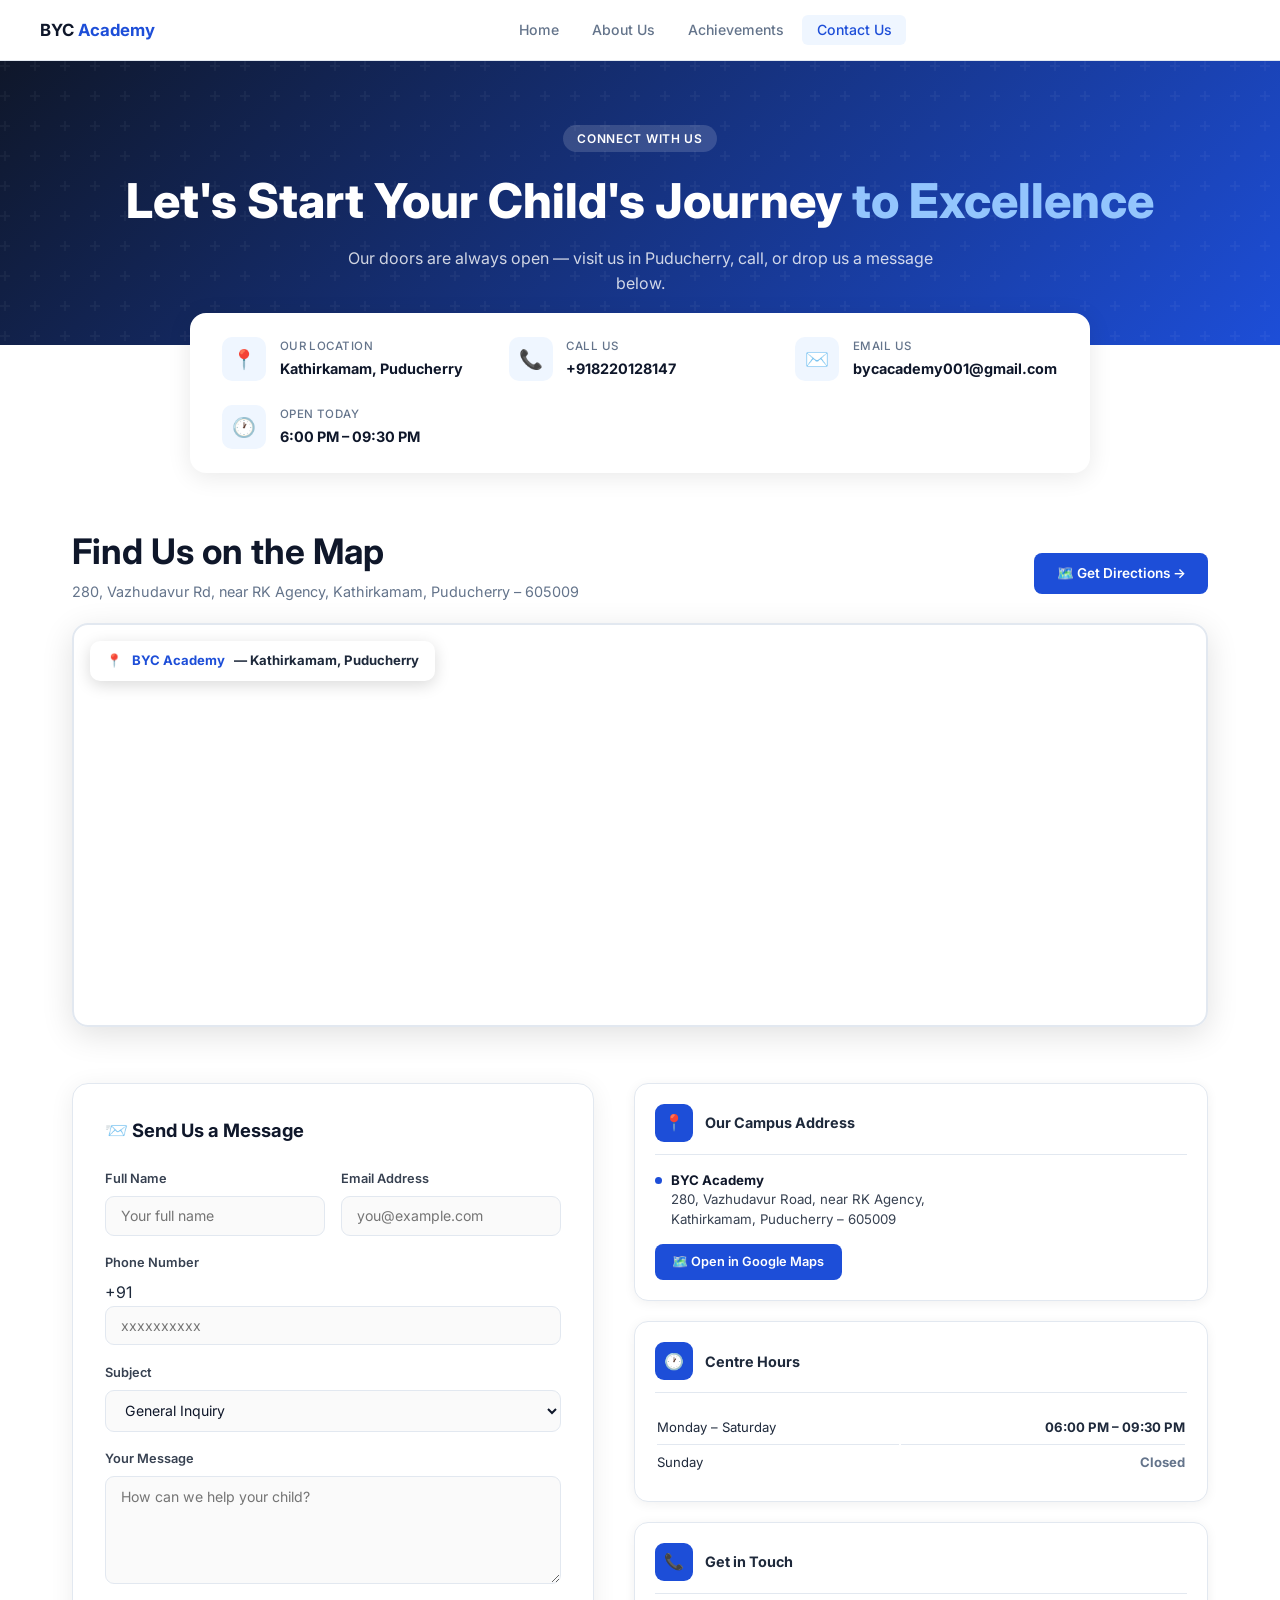
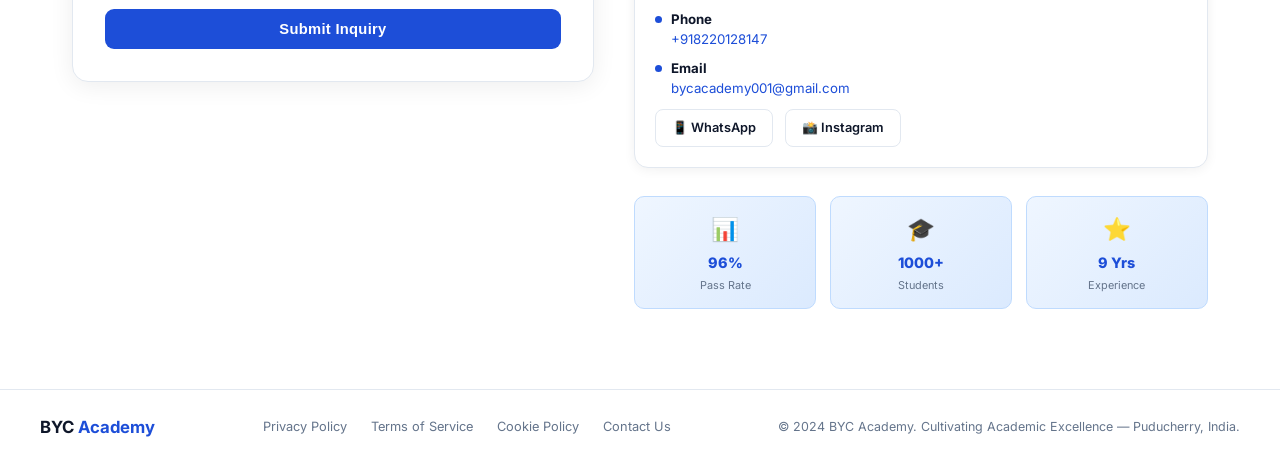
<file: contact.html>
<!DOCTYPE html>
<html lang="en">
<head>
<meta charset="UTF-8"/><meta name="viewport" content="width=device-width,initial-scale=1.0"/>
<title>Contact Us – BYC Academy | Puducherry</title>
<link rel="icon" type="image/png" href="assets/favicon.png">
<meta name="description" content="Contact BYC Academy in Puducherry. Visit us at 280, Vazhudavur Rd, Kathirkamam, Puducherry 605009. Call, email or find us on the map."/>
<meta property="og:type" content="website" />
<meta property="og:url" content="https://bycacademy.netlify.app/contact.html" />
<meta property="og:title" content="Contact Us – BYC Academy | Puducherry" />
<meta property="og:description" content="Contact BYC Academy in Puducherry. Visit us at 280, Vazhudavur Rd, Kathirkamam, Puducherry 605009. Call, email or find us on the map." />
<meta property="og:image" content="https://bycacademy.netlify.app/assets/byc%20logo.png" />
<meta property="og:image:type" content="image/png" />
<meta name="twitter:card" content="summary_large_image" />
<meta name="twitter:url" content="https://bycacademy.netlify.app/contact.html" />
<meta name="twitter:title" content="Contact Us – BYC Academy | Puducherry" />
<meta name="twitter:description" content="Contact BYC Academy in Puducherry. Visit us at 280, Vazhudavur Rd, Kathirkamam, Puducherry 605009. Call, email or find us on the map." />
<meta name="twitter:image" content="https://bycacademy.netlify.app/assets/byc%20logo.png" />
<link rel="stylesheet" href="style.css"/>
<link rel="preconnect" href="https://fonts.googleapis.com"/>
<link rel="stylesheet" href="https://fonts.googleapis.com/css2?family=Inter:wght@300;400;500;600;700;800&display=swap"/>
<style>
  /* PAGE HERO BANNER */
  .contact-hero{
    background:linear-gradient(135deg,#0f172a 0%,#1d4ed8 100%);
    padding:4rem 0 3rem;
    text-align:center;
    position:relative;
    overflow:hidden;
  }
  .contact-hero::before{
    content:'';position:absolute;inset:0;
    background:url("data:image/svg+xml,%3Csvg width='60' height='60' viewBox='0 0 60 60' xmlns='http://www.w3.org/2000/svg'%3E%3Cg fill='none' fill-rule='evenodd'%3E%3Cg fill='%23ffffff' fill-opacity='0.04'%3E%3Cpath d='M36 34v-4h-2v4h-4v2h4v4h2v-4h4v-2h-4zm0-30V0h-2v4h-4v2h4v4h2V6h4V4h-4zM6 34v-4H4v4H0v2h4v4h2v-4h4v-2H6zM6 4V0H4v4H0v2h4v4h2V6h4V4H6z'/%3E%3C/g%3E%3C/g%3E%3C/svg%3E");
  }
  .contact-hero .badge{ background:rgba(255,255,255,.15); color:#fff; }
  .contact-hero h1{ color:#fff; margin:.5rem 0 1rem; }
  .contact-hero .lead{ color:rgba(255,255,255,.8); margin:0 auto; }

  /* QUICK CONTACT STRIP */
  .quick-strip{
    background:#fff;
    box-shadow:0 4px 24px rgba(0,0,0,0.09);
    border-radius:16px;
    padding:1.5rem 2rem;
    display:grid;
    grid-template-columns:repeat(auto-fit,minmax(200px,1fr));
    gap:1.5rem;
    margin:-2rem auto 0;
    max-width:900px;
    position:relative;
    z-index:10;
  }
  .qs-item{ display:flex; align-items:center; gap:.85rem; }
  .qs-icon{
    width:44px;height:44px;border-radius:10px;
    background:var(--blue-bg);display:flex;align-items:center;
    justify-content:center;font-size:1.2rem;flex-shrink:0;
  }
  .qs-label{ font-size:.72rem;color:var(--gray);font-weight:500;text-transform:uppercase;letter-spacing:.04em; }
  .qs-val{ font-size:.9rem;font-weight:700;color:var(--dark);margin-top:.1rem; }
  .qs-val a{ color:var(--dark); }
  .qs-val a:hover{ color:var(--blue); }

  /* MAP SECTION */
  .map-section{ padding:3.5rem 0 0; }
  .map-wrapper{
    border-radius:16px;overflow:hidden;
    box-shadow:0 8px 32px rgba(0,0,0,0.12);
    border:2px solid var(--border);
    position:relative;
  }
  .map-wrapper iframe{ display:block;width:100%;height:400px;border:none; }
  .map-overlay-badge{
    position:absolute;top:1rem;left:1rem;
    background:#fff;border-radius:10px;
    padding:.6rem 1rem;box-shadow:0 4px 16px rgba(0,0,0,0.15);
    display:flex;align-items:center;gap:.6rem;font-size:.82rem;font-weight:700;
  }
  .map-overlay-badge span{ color:var(--blue); }
  .directions-btn{
    display:inline-flex;align-items:center;gap:.5rem;
    margin-top:1rem;padding:.6rem 1.4rem;
    background:var(--blue);color:#fff;border-radius:8px;
    font-size:.85rem;font-weight:600;transition:all .25s;
  }
  .directions-btn:hover{ background:#1e40af;transform:translateY(-2px);box-shadow:0 4px 12px rgba(29,78,216,.3); }

  /* UPGRADED CONTACT GRID */
  .contact-section{ padding:3.5rem 0 5rem; }
  .contact-grid-v2{ display:grid;grid-template-columns:1fr 1.1fr;gap:2.5rem;align-items:start; }

  /* FORM */
  .form-card{
    background:#fff;border:1px solid var(--border);
    border-radius:16px;padding:2rem;
    box-shadow:0 4px 24px rgba(0,0,0,0.07);
  }
  .form-card h3{ margin-bottom:1.5rem;font-size:1.15rem; }
  .form-row-2{ display:grid;grid-template-columns:1fr 1fr;gap:1rem; }
  .form-group{ margin-bottom:1.1rem; }
  .form-group label{ display:block;font-size:.8rem;font-weight:600;color:#374151;margin-bottom:.4rem; }
  .form-group input,.form-group select,.form-group textarea{
    width:100%;padding:.65rem .95rem;
    border:1.5px solid var(--border);border-radius:9px;
    font-size:.88rem;font-family:inherit;color:var(--dark);
    background:#fafafa;transition:all .25s;
  }
  .form-group input:focus,.form-group select:focus,.form-group textarea:focus{
    outline:none;border-color:var(--blue);background:#fff;
    box-shadow:0 0 0 3px rgba(29,78,216,.08);
  }
  .form-group textarea{ resize:vertical; }
  .submit-btn{
    width:100%;padding:.75rem;background:var(--blue);color:#fff;
    border:none;border-radius:9px;font-size:.92rem;font-weight:700;
    cursor:pointer;transition:all .25s;letter-spacing:.02em;
  }
  .submit-btn:hover{ background:#1e40af;transform:translateY(-2px);box-shadow:0 6px 18px rgba(29,78,216,.3); }
  .success-msg{
    display:none;margin-top:.85rem;padding:.85rem;
    background:#dcfce7;border:1px solid #86efac;
    border-radius:9px;color:#166534;font-size:.87rem;text-align:center;
  }
  .success-msg.show{ display:block;animation:fadeIn .4s ease; }
  .error-msg{
    display:none;margin-top:.85rem;padding:.85rem;
    background:#fee2e2;border:1px solid #fca5a5;
    border-radius:9px;color:#991b1b;font-size:.87rem;text-align:center;
  }
  .error-msg.show{ display:block;animation:fadeIn .4s ease; }
  @keyframes fadeIn{ from{opacity:0;transform:translateY(-6px)} to{opacity:1;transform:translateY(0)} }

  /* SIDEBAR */
  .contact-sidebar-v2{ display:flex;flex-direction:column;gap:1.25rem; }
  .info-card{
    background:#fff;border:1px solid var(--border);
    border-radius:14px;padding:1.25rem;
    box-shadow:0 2px 12px rgba(0,0,0,0.06);
    transition:box-shadow .25s;
  }
  .info-card:hover{ box-shadow:0 6px 24px rgba(0,0,0,0.1); }
  .info-card-head{
    display:flex;align-items:center;gap:.75rem;margin-bottom:1rem;
    padding-bottom:.75rem;border-bottom:1px solid var(--border);
  }
  .info-card-head .ic-icon{
    width:38px;height:38px;border-radius:9px;
    background:var(--blue);color:#fff;
    display:flex;align-items:center;justify-content:center;font-size:1rem;
  }
  .info-card-head h4{ font-size:.9rem;font-weight:700;margin:0; }
  .ic-row{ display:flex;gap:.6rem;align-items:flex-start;margin-bottom:.6rem; }
  .ic-row:last-child{ margin-bottom:0; }
  .ic-dot{
    width:7px;height:7px;border-radius:50%;
    background:var(--blue);flex-shrink:0;margin-top:6px;
  }
  .ic-text{ font-size:.83rem;color:#374151;line-height:1.5; }
  .ic-text strong{ display:block;color:var(--dark); }
  .hours-table{ width:100%; }
  .hours-table tr td{ font-size:.82rem;padding:.35rem 0;border-bottom:1px solid var(--border); }
  .hours-table tr:last-child td{ border:none; }
  .hours-table td:last-child{ text-align:right;font-weight:700; }
  .closed{ color:var(--gray)!important; }

  /* TRUST BADGES */
  .trust-strip{
    display:grid;grid-template-columns:repeat(3,1fr);
    gap:.85rem;margin-top:.5rem;
  }
  .trust-badge{
    background:linear-gradient(135deg,var(--blue-bg),#dbeafe);
    border-radius:10px;padding:.85rem .5rem;
    text-align:center;border:1px solid #bfdbfe;
  }
  .tb-icon{ font-size:1.4rem;margin-bottom:.3rem; }
  .tb-val{ font-size:.9rem;font-weight:800;color:var(--blue); }
  .tb-lbl{ font-size:.68rem;color:var(--gray);margin-top:.15rem; }

  /* SOCIAL ROW */
  .social-row{ display:flex;gap:.75rem;margin-top:.5rem; }
  .social-btn{
    display:inline-flex;align-items:center;gap:.5rem;
    padding:.5rem 1rem;border-radius:8px;font-size:.8rem;font-weight:600;
    border:1.5px solid var(--border);color:var(--dark);transition:all .25s;
  }
  .social-btn:hover{ border-color:var(--blue);color:var(--blue);background:var(--blue-bg); }

  @media(max-width:900px){
    .contact-grid-v2{ grid-template-columns:1fr; }
    .quick-strip{ margin:-.5rem 1rem 0;padding:1.25rem; }
  }
  @media(max-width:640px){
    .form-row-2{ grid-template-columns:1fr; }
    .trust-strip{ grid-template-columns:1fr 1fr; }
    .map-wrapper iframe{ height:260px; }
  }
</style>
</head>
<body>

<!-- NAVBAR -->
<nav class="navbar">
  <div class="nav-inner">
    <a href="index.html" class="nav-logo">BYC <span>Academy</span></a>
    <ul class="nav-links" id="navLinks">
      <li><a href="index.html" class="nav-link ">Home</a></li>
      <li><a href="about.html" class="nav-link">About Us</a></li>
      <li><a href="achievements.html" class="nav-link">Achievements</a></li>
      <li><a href="contact.html" class="nav-link active">Contact Us</a></li>
    </ul>
    <button class="hamburger" id="ham" aria-label="Menu"><span></span><span></span><span></span></button>
  </div>
</nav>

<!-- PAGE HERO -->
<section class="contact-hero">
  <div class="container" style="position:relative;z-index:1;">
    <div class="badge">Connect With Us</div>
    <h1>Let's Start Your Child's Journey <span style="color:#93c5fd;">to Excellence</span></h1>
    <p class="lead">Our doors are always open — visit us in Puducherry, call, or drop us a message below.</p>
  </div>
</section>

<!-- QUICK CONTACT STRIP -->
<div class="container">
  <div class="quick-strip">
    <div class="qs-item">
      <div class="qs-icon">📍</div>
      <div>
        <div class="qs-label">Our Location</div>
        <div class="qs-val">Kathirkamam, Puducherry</div>
      </div>
    </div>
    <div class="qs-item">
      <div class="qs-icon">📞</div>
      <div>
        <div class="qs-label">Call Us</div>
        <div class="qs-val"><a href="tel:+91">+918220128147</a></div>
      </div>
    </div>
    <div class="qs-item">
      <div class="qs-icon">✉️</div>
      <div>
        <div class="qs-label">Email Us</div>
        <div class="qs-val"><a href="mailto:bycacademy001@gmail.com">bycacademy001@gmail.com</a></div>
      </div>
    </div>
    <div class="qs-item">
      <div class="qs-icon">🕐</div>
      <div>
        <div class="qs-label">Open Today</div>
        <div class="qs-val">6:00 PM – 09:30 PM</div>
      </div>
    </div>
  </div>
</div>

<!-- GOOGLE MAP SECTION -->
<section class="map-section">
  <div class="container">
    <div style="display:flex;align-items:center;justify-content:space-between;flex-wrap:wrap;gap:1rem;margin-bottom:1.25rem;">
      <div>
        <h2>Find Us on the Map</h2>
        <p class="text-gray" style="font-size:.9rem;margin-top:.3rem;">280, Vazhudavur Rd, near RK Agency, Kathirkamam, Puducherry – 605009</p>
      </div>
      <a href="https://www.google.com/maps/dir//BYC+ACADEMY-Wield+Your+Pen+Like+a+sword!,+280,+Vazhudavur+Rd,+near+RK+Agency,+Kathirkamam,+Puducherry,+605009/@11.9410084,79.7940832,17z/data=!3m1!4b1!4m8!4m7!1m0!1m5!1m1!1s0x3a5361001aaf52cd:0xa7155ef1ba35e1a6!2m2!1d79.7940574!2d11.9411145?entry=ttu&g_ep=EgoyMDI2MDQyMi4wIKXMDSoASAFQAw%3D%3D" target="_blank" rel="noopener" class="directions-btn">
        🗺️ Get Directions →
      </a>
    </div>
    <div class="map-wrapper">
      <iframe
        src="https://www.google.com/maps/embed?pb=!1m18!1m12!1m3!1d3913.7455!2d79.7940832!3d11.9410084!2m3!1f0!2f0!3f0!3m2!1i1024!2i768!4f13.1!3m3!1m2!1s0x3a5361001aaf52cd%3A0xa7155ef1ba35e1a6!2sBYC%20ACADEMY-Wield%20Your%20Pen%20Like%20a%20sword!!5e0!3m2!1sen!2sin!4v1714120000000!5m2!1sen!2sin"
        allowfullscreen=""
        loading="lazy"
        referrerpolicy="no-referrer-when-downgrade"
        title="BYC Academy Location – Puducherry">
      </iframe>
      <div class="map-overlay-badge">
        📍 <span>BYC Academy</span> — Kathirkamam, Puducherry
      </div>
    </div>
  </div>
</section>

<!-- CONTACT GRID -->
<section class="contact-section">
  <div class="container">
    <div class="contact-grid-v2">

      <!-- FORM -->
      <div class="form-card">
        <h3>📨 Send Us a Message</h3>
        <form id="contactForm" novalidate>
          <div class="form-row-2">
            <div class="form-group">
              <label for="fullName">Full Name</label>
              <input type="text" id="fullName" name="name" placeholder="Your full name" required/>
            </div>
            <div class="form-group">
              <label for="emailAddr">Email Address</label>
              <input type="email" id="emailAddr" name="email" placeholder="you@example.com" required/>
            </div>
          </div>
          <div class="form-group">
            <label for="phoneNum">Phone Number</label>
            <div><span>+91</span><input type="tel" id="phoneNum" name="phone" placeholder="xxxxxxxxxx" pattern="[6-9]{1}[0-9]{9}" maxlength="10" oninput="this.value=this.value.replace(/[^0-9]/g,'')" required /></div>
          </div>
          <div class="form-group">
            <label for="inquiryType">Subject</label>
            <select id="inquiryType" name="inquiry_type">
              <option value="General Inquiry">General Inquiry</option>
              <option value="Enrolment Information">Enrolment Information</option>
              <option value="Tutoring Sessions">Tutoring Sessions</option>
              <option value="Pricing & Plans">Pricing &amp; Plans</option>
              <option value="Schedule a Campus Visit">Schedule a Campus Visit</option>
            </select>
          </div>
          <div class="form-group">
            <label for="message">Your Message</label>
            <textarea id="message" name="message" rows="5" placeholder="How can we help your child?" required></textarea>
          </div>
          <button type="submit" class="submit-btn" id="submitBtn"> Submit Inquiry</button>
          <div class="success-msg" id="successMsg">✅ Thank you! We'll get back to you within 24 hours.</div>
          <div class="error-msg" id="errorMsg">❌ Something went wrong. Please try again or email us directly.</div>
        </form>
      </div>

      <!-- SIDEBAR -->
      <div class="contact-sidebar-v2">

        <!-- Address -->
        <div class="info-card">
          <div class="info-card-head">
            <div class="ic-icon">📍</div>
            <h4>Our Campus Address</h4>
          </div>
          <div class="ic-row">
            <div class="ic-dot"></div>
            <div class="ic-text">
              <strong>BYC Academy</strong>
              280, Vazhudavur Road, near RK Agency,<br>
              Kathirkamam, Puducherry – 605009
            </div>
          </div>
          <div style="margin-top:.85rem;">
            <a href="https://www.google.com/maps/place/BYC+ACADEMY-Wield+Your+Pen+Like+a+sword!/@11.9410084,79.7940832,17z/data=!4m6!3m5!1s0x3a5361001aaf52cd:0xa7155ef1ba35e1a6!8m2!3d11.9411145!4d79.7940574!16s%2Fg%2F11y6ql5f30?entry=ttu&g_ep=EgoyMDI2MDQyMi4wIKXMDSoASAFQAw%3D%3D" target="_blank" rel="noopener" class="directions-btn" style="font-size:.8rem;padding:.5rem 1.1rem;margin-top:0;">
              🗺️ Open in Google Maps
            </a>
          </div>
        </div>

        <!-- Hours -->
        <div class="info-card">
          <div class="info-card-head">
            <div class="ic-icon">🕐</div>
            <h4>Centre Hours</h4>
          </div>
          <table class="hours-table">
            <tr><td>Monday – Saturday</td><td>06:00 PM – 09:30 PM</td></tr>
            <tr><td>Sunday</td><td class="closed">Closed</td></tr>
          </table>
        </div>

        <!-- Contact Details -->
        <div class="info-card">
          <div class="info-card-head">
            <div class="ic-icon">📞</div>
            <h4>Get in Touch</h4>
          </div>
          <div class="ic-row">
            <div class="ic-dot"></div>
            <div class="ic-text">
              <strong>Phone</strong>
              <a href="tel:+91" style="color:var(--blue);">+918220128147</a>
            </div>
          </div>
          <div class="ic-row">
            <div class="ic-dot"></div>
            <div class="ic-text">
              <strong>Email</strong>
              <a href="mailto:bycacademy001@gmail.com" style="color:var(--blue);">bycacademy001@gmail.com</a>
            </div>
          </div>
          <div class="social-row">
            <a href="https://wa.me/918220128147" class="social-btn" target="_blank">📱 WhatsApp</a>
            <a href="https://www.instagram.com/byc_pasanga/" class="social-btn">📸 Instagram</a>
          </div>
        </div>

        <!-- Trust Badges -->
        <div class="trust-strip">
          <div class="trust-badge">
            <div class="tb-icon">📊</div>
            <div class="tb-val">96%</div>
            <div class="tb-lbl">Pass Rate</div>
          </div>
          <div class="trust-badge">
            <div class="tb-icon">🎓</div>
            <div class="tb-val">1000+</div>
            <div class="tb-lbl">Students</div>
          </div>
          <div class="trust-badge">
            <div class="tb-icon">⭐</div>
            <div class="tb-val">9 Yrs</div>
            <div class="tb-lbl">Experience</div>
          </div>
        </div>

      </div>
    </div>
  </div>
</section>

<!-- FOOTER -->
<footer class="footer">
  <div class="footer-inner">
    <span class="nav-logo">BYC <span style="color:var(--blue)">Academy</span></span>
    <div class="footer-links">
      <a href="privacy-policy.html">Privacy Policy</a><a href="terms.html">Terms of Service</a><a href="cookies.html">Cookie Policy</a><a href="contact.html">Contact Us</a>
    </div>
    <span class="footer-copy">© 2024 BYC Academy. Cultivating Academic Excellence — Puducherry, India.</span>
  </div>
</footer>

<script src="main.js"></script>
</body>
</html>
</file>
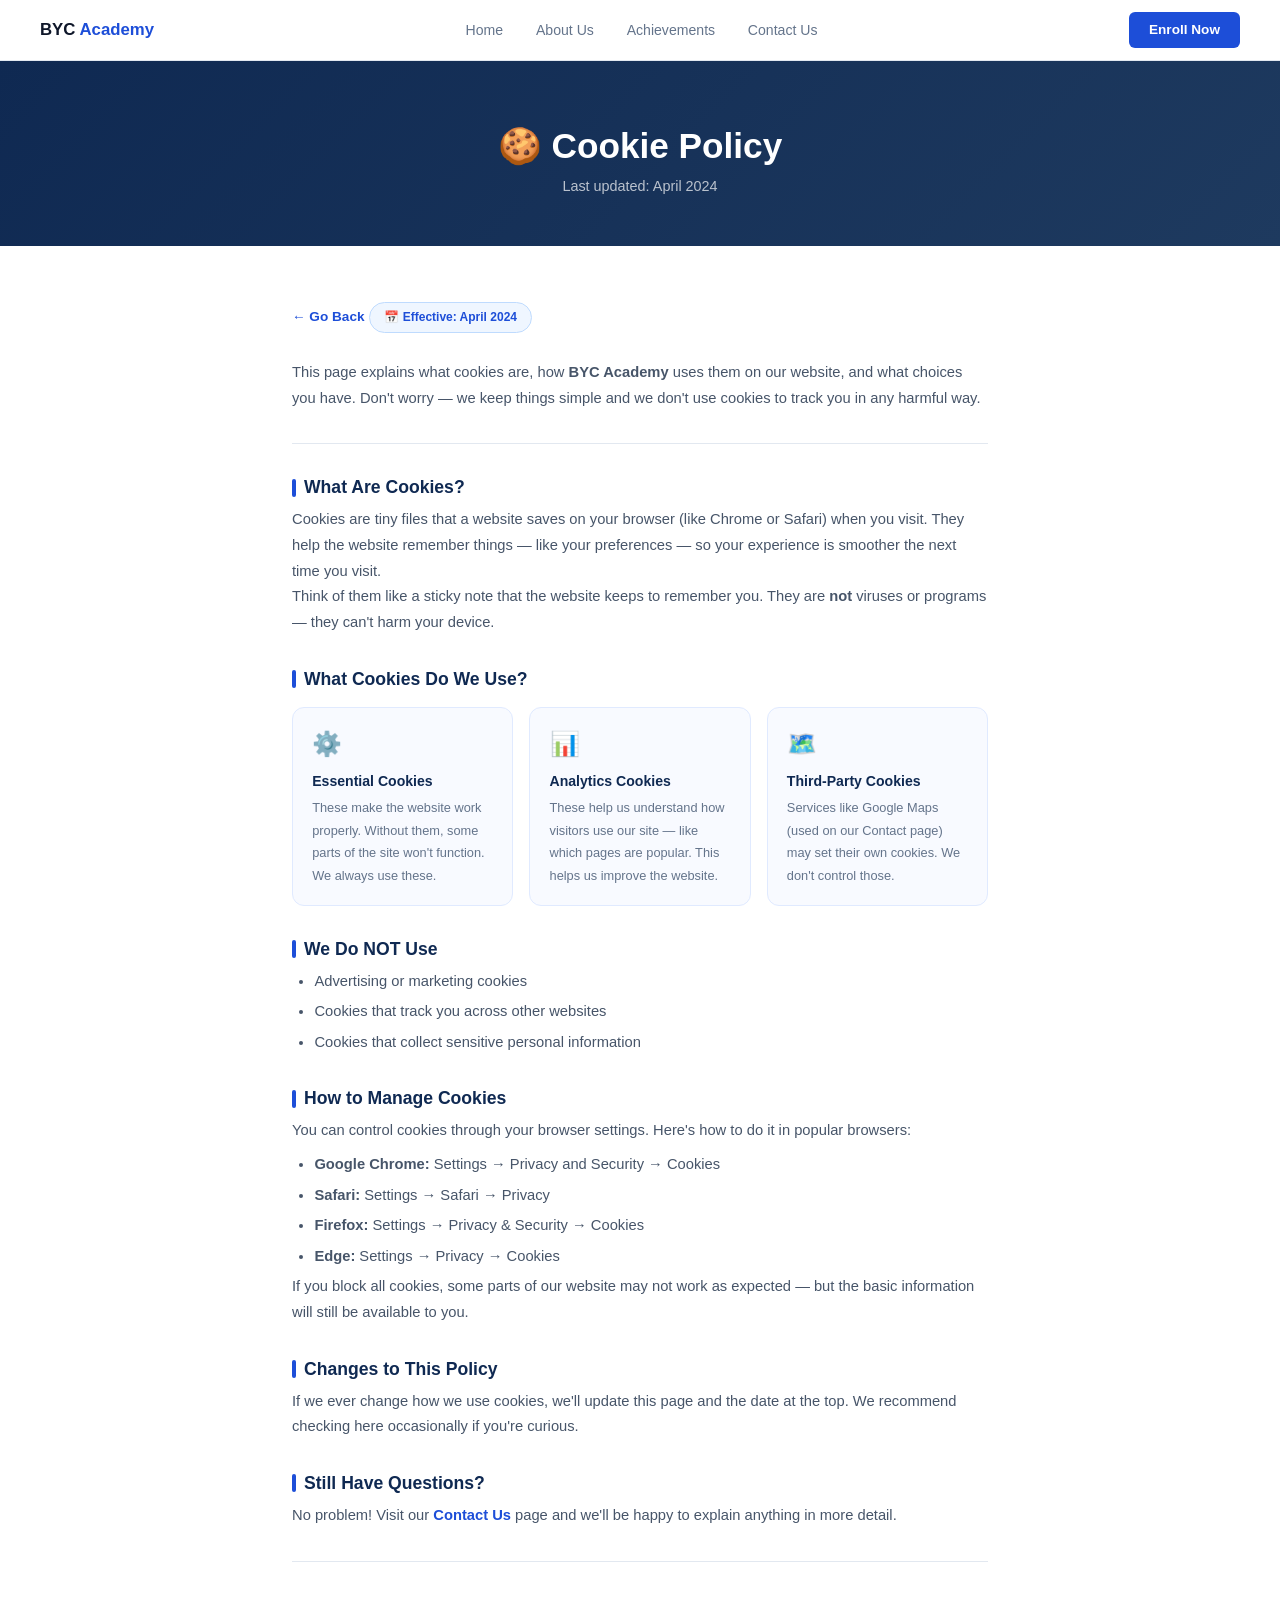
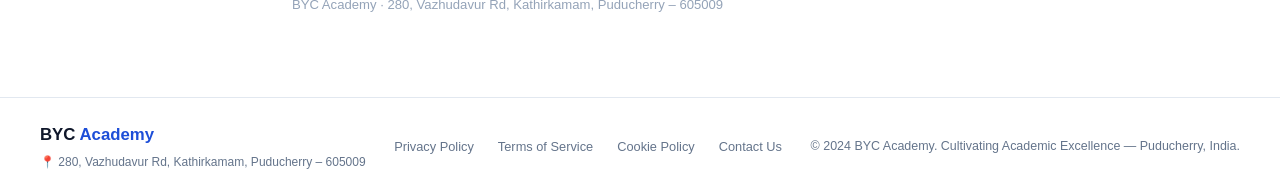
<file: cookies.html>
<!DOCTYPE html>
<html lang="en">

<head>
  <meta charset="UTF-8" />
  <meta name="viewport" content="width=device-width,initial-scale=1.0" />
  <title>Cookie Policy – BYC Academy</title>
  <meta name="description" content="Simple explanation of how BYC Academy uses cookies on its website." />
  <link rel="icon" type="image/png" href="assets/favicon.png">
  <meta property="og:type" content="website" />
  <meta property="og:url" content="https://bycacademy.netlify.app/cookies.html" />
  <meta property="og:title" content="Cookie Policy – BYC Academy" />
  <meta property="og:description" content="Simple explanation of how BYC Academy uses cookies on its website." />
  <meta property="og:image" content="https://bycacademy.netlify.app/assets/byc%20logo.png" />
  <meta property="og:image:type" content="image/png" />
  <meta name="twitter:card" content="summary_large_image" />
  <meta name="twitter:url" content="https://bycacademy.netlify.app/cookies.html" />
  <meta name="twitter:title" content="Cookie Policy – BYC Academy" />
  <meta name="twitter:description" content="Simple explanation of how BYC Academy uses cookies on its website." />
  <meta name="twitter:image" content="https://bycacademy.netlify.app/assets/byc%20logo.png" />
  <link rel="stylesheet" href="style.css" />
  <style>
    .policy-hero {
      background: linear-gradient(135deg, #0f2952, #1e3a5f);
      padding: 4rem 2rem 3rem;
      text-align: center;
    }
    .policy-hero h1 { color: #fff; font-size: clamp(1.6rem, 3vw, 2.2rem); margin-bottom: .5rem; }
    .policy-hero p  { color: rgba(255,255,255,.7); font-size: .9rem; }

    .policy-body {
      max-width: 760px;
      margin: 0 auto;
      padding: 3.5rem 2rem 5rem;
    }
    .policy-body h2 {
      font-size: 1.1rem;
      font-weight: 700;
      color: #0f2952;
      margin: 2rem 0 .5rem;
      display: flex;
      align-items: center;
      gap: .5rem;
    }
    .policy-body h2::before {
      content: '';
      display: inline-block;
      width: 4px; height: 18px;
      background: #1d4ed8;
      border-radius: 99px;
      flex-shrink: 0;
    }
    .policy-body p, .policy-body li {
      font-size: .92rem;
      color: #475569;
      line-height: 1.75;
    }
    .policy-body ul {
      list-style: disc;
      padding-left: 1.4rem;
      margin-top: .5rem;
    }
    .policy-body ul li { margin-bottom: .3rem; }
    .policy-updated {
      display: inline-block;
      background: #eff6ff;
      border: 1px solid #bfdbfe;
      color: #1d4ed8;
      font-size: .75rem;
      font-weight: 600;
      padding: .3rem .9rem;
      border-radius: 99px;
      margin-bottom: 1.5rem;
    }
    .policy-divider {
      border: none;
      border-top: 1px solid #e2e8f0;
      margin: 2rem 0;
    }
    .back-link {
      display: inline-flex;
      align-items: center;
      gap: .4rem;
      color: #1d4ed8;
      font-size: .85rem;
      font-weight: 600;
      margin-bottom: 2rem;
    }
    .back-link:hover { text-decoration: underline; }

    /* Cookie type cards */
    .cookie-types {
      display: grid;
      grid-template-columns: repeat(auto-fit, minmax(200px, 1fr));
      gap: 1rem;
      margin-top: 1rem;
    }
    .cookie-type-card {
      background: #f8faff;
      border: 1.5px solid #e0eaff;
      border-radius: 12px;
      padding: 1.1rem 1.2rem;
    }
    .cookie-type-card .ct-icon { font-size: 1.5rem; margin-bottom: .4rem; }
    .cookie-type-card h4 { font-size: .88rem; font-weight: 700; color: #0f2952; margin-bottom: .3rem; }
    .cookie-type-card p  { font-size: .8rem; color: #64748b; }
  </style>
</head>

<body>

  <!-- NAVBAR -->
  <nav class="navbar">
    <div class="nav-inner">
      <a href="index.html" class="nav-logo">BYC <span>Academy</span></a>
      <ul class="nav-links" id="navLinks">
        <li><a href="index.html" class="nav-link">Home</a></li>
        <li><a href="about.html" class="nav-link">About Us</a></li>
        <li><a href="achievements.html" class="nav-link">Achievements</a></li>
        <li><a href="contact.html" class="nav-link">Contact Us</a></li>
      </ul>
      <a href="contact.html" class="btn-enroll">Enroll Now</a>
      <button class="hamburger" id="ham" aria-label="Menu"><span></span><span></span><span></span></button>
    </div>
  </nav>

  <!-- HERO -->
  <div class="policy-hero">
    <h1>🍪 Cookie Policy</h1>
    <p>Last updated: April 2024</p>
  </div>

  <!-- CONTENT -->
  <div class="policy-body">
    <a href="javascript:history.back()" class="back-link">← Go Back</a>

    <span class="policy-updated">📅 Effective: April 2024</span>

    <p>This page explains what cookies are, how <strong>BYC Academy</strong> uses them on our website, and what choices you have. Don't worry — we keep things simple and we don't use cookies to track you in any harmful way.</p>

    <hr class="policy-divider">

    <h2>What Are Cookies?</h2>
    <p>Cookies are tiny files that a website saves on your browser (like Chrome or Safari) when you visit. They help the website remember things — like your preferences — so your experience is smoother the next time you visit.</p>
    <p>Think of them like a sticky note that the website keeps to remember you. They are <strong>not</strong> viruses or programs — they can't harm your device.</p>

    <h2>What Cookies Do We Use?</h2>
    <div class="cookie-types">
      <div class="cookie-type-card">
        <div class="ct-icon">⚙️</div>
        <h4>Essential Cookies</h4>
        <p>These make the website work properly. Without them, some parts of the site won't function. We always use these.</p>
      </div>
      <div class="cookie-type-card">
        <div class="ct-icon">📊</div>
        <h4>Analytics Cookies</h4>
        <p>These help us understand how visitors use our site — like which pages are popular. This helps us improve the website.</p>
      </div>
      <div class="cookie-type-card">
        <div class="ct-icon">🗺️</div>
        <h4>Third-Party Cookies</h4>
        <p>Services like Google Maps (used on our Contact page) may set their own cookies. We don't control those.</p>
      </div>
    </div>

    <h2>We Do NOT Use</h2>
    <ul>
      <li>Advertising or marketing cookies</li>
      <li>Cookies that track you across other websites</li>
      <li>Cookies that collect sensitive personal information</li>
    </ul>

    <h2>How to Manage Cookies</h2>
    <p>You can control cookies through your browser settings. Here's how to do it in popular browsers:</p>
    <ul>
      <li><strong>Google Chrome:</strong> Settings → Privacy and Security → Cookies</li>
      <li><strong>Safari:</strong> Settings → Safari → Privacy</li>
      <li><strong>Firefox:</strong> Settings → Privacy & Security → Cookies</li>
      <li><strong>Edge:</strong> Settings → Privacy → Cookies</li>
    </ul>
    <p>If you block all cookies, some parts of our website may not work as expected — but the basic information will still be available to you.</p>

    <h2>Changes to This Policy</h2>
    <p>If we ever change how we use cookies, we'll update this page and the date at the top. We recommend checking here occasionally if you're curious.</p>

    <h2>Still Have Questions?</h2>
    <p>No problem! Visit our <a href="contact.html" style="color:#1d4ed8;font-weight:600;">Contact Us</a> page and we'll be happy to explain anything in more detail.</p>

    <hr class="policy-divider">
    <p style="font-size:.82rem;color:#94a3b8;">BYC Academy · 280, Vazhudavur Rd, Kathirkamam, Puducherry – 605009</p>
  </div>

  <!-- FOOTER -->
  <footer class="footer">
    <div class="footer-inner">
      <div>
        <span class="nav-logo">BYC <span style="color:var(--blue)">Academy</span></span>
        <div style="font-size:.75rem;color:var(--gray);margin-top:.3rem;">📍 280, Vazhudavur Rd, Kathirkamam, Puducherry – 605009</div>
      </div>
      <div class="footer-links">
        <a href="privacy-policy.html">Privacy Policy</a>
        <a href="terms.html">Terms of Service</a>
        <a href="cookies.html">Cookie Policy</a>
        <a href="contact.html">Contact Us</a>
      </div>
      <span class="footer-copy">© 2024 BYC Academy. Cultivating Academic Excellence — Puducherry, India.</span>
    </div>
  </footer>

  <script src="main.js"></script>
</body>

</html>
</file>
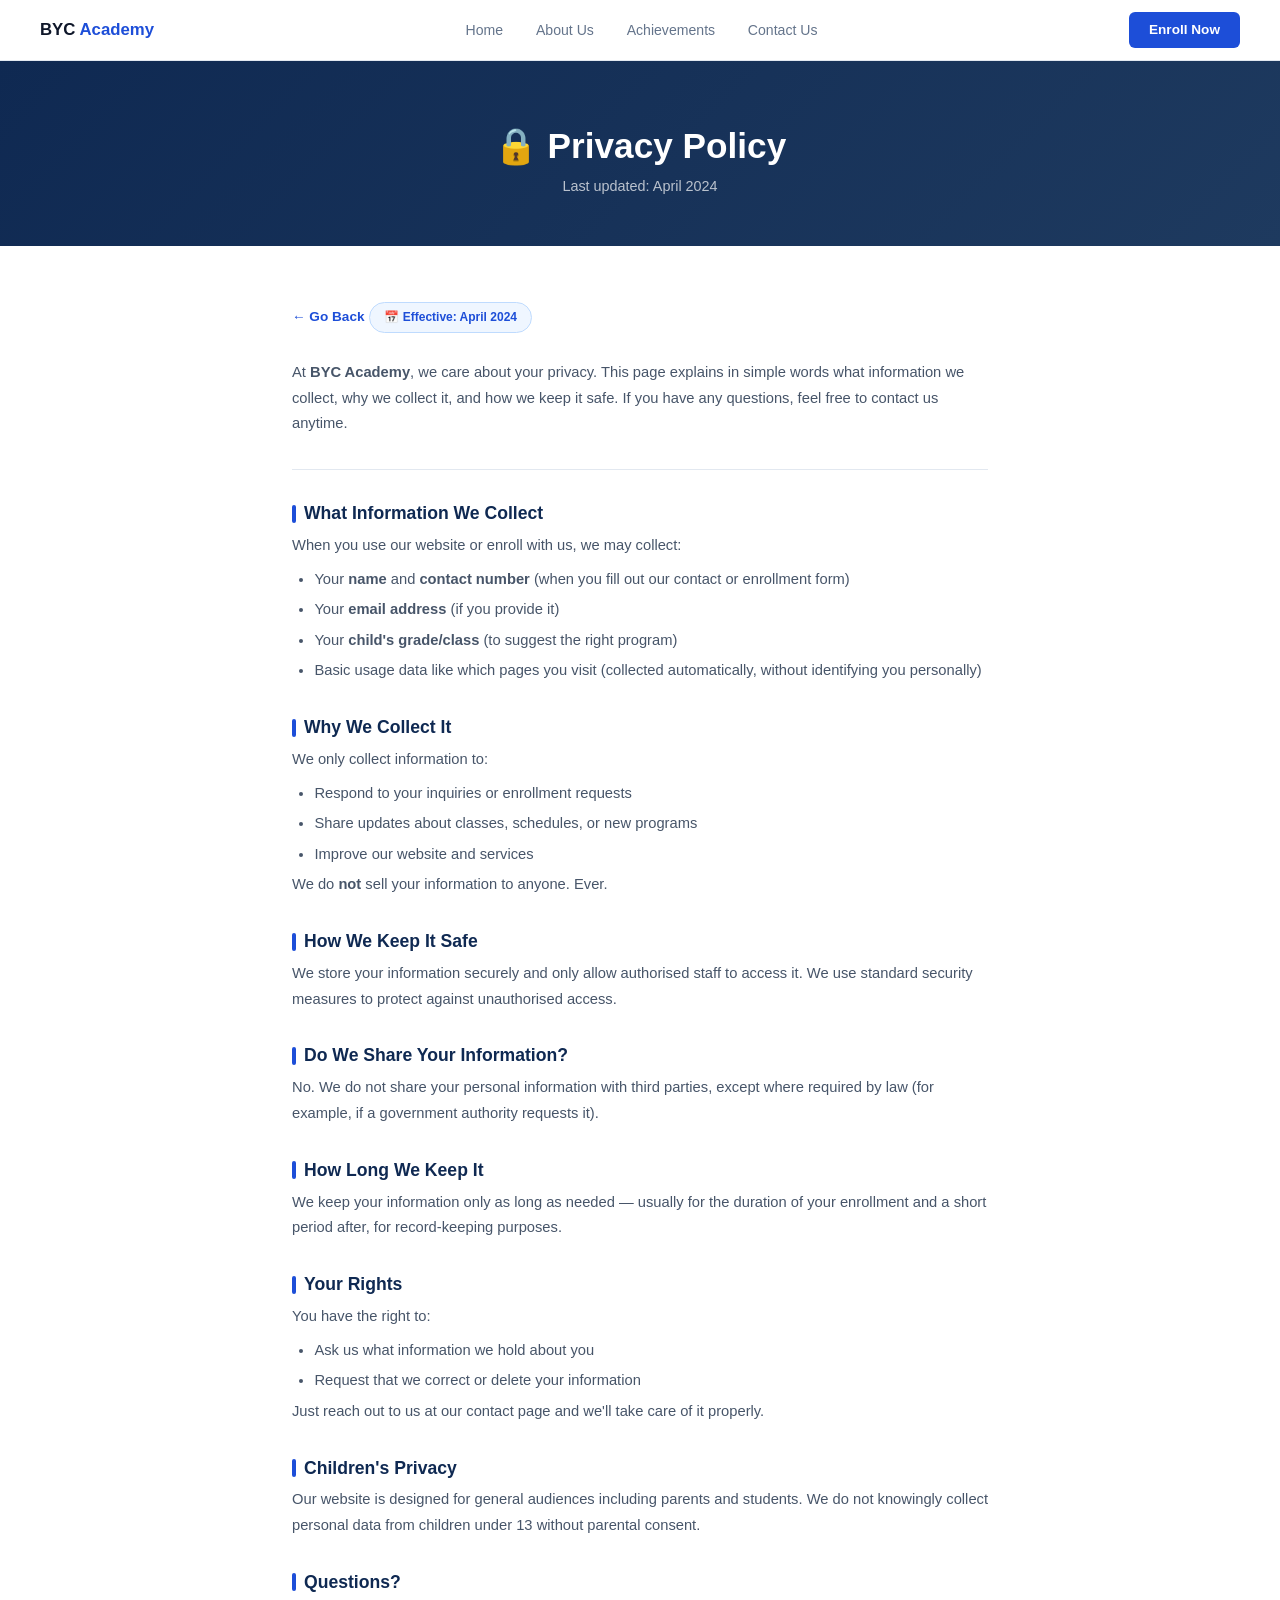
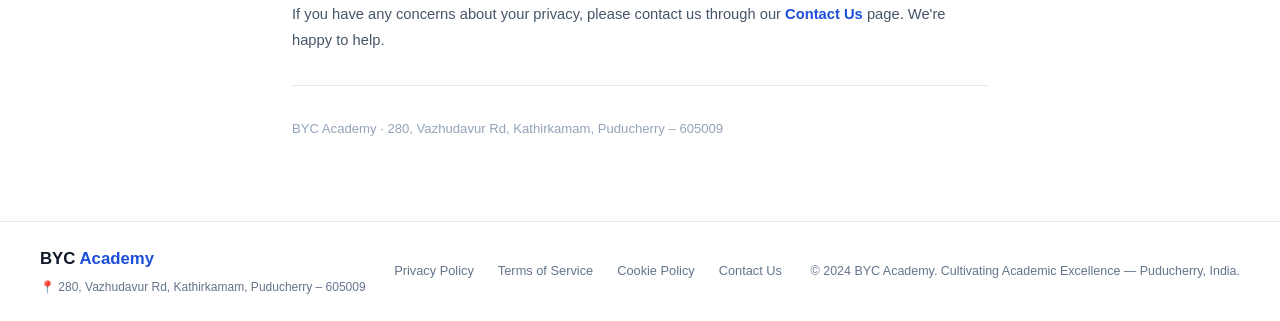
<file: privacy-policy.html>
<!DOCTYPE html>
<html lang="en">

<head>
  <meta charset="UTF-8" />
  <meta name="viewport" content="width=device-width,initial-scale=1.0" />
  <title>Privacy Policy – BYC Academy</title>
  <meta name="description" content="Learn how BYC Academy collects, uses, and protects your personal information." />
  <link rel="icon" type="image/png" href="assets/favicon.png">
  <meta property="og:type" content="website" />
  <meta property="og:url" content="https://bycacademy.netlify.app/privacy-policy.html" />
  <meta property="og:title" content="Privacy Policy – BYC Academy" />
  <meta property="og:description" content="Learn how BYC Academy collects, uses, and protects your personal information." />
  <meta property="og:image" content="https://bycacademy.netlify.app/assets/byc%20logo.png" />
  <meta property="og:image:type" content="image/png" />
  <meta name="twitter:card" content="summary_large_image" />
  <meta name="twitter:url" content="https://bycacademy.netlify.app/privacy-policy.html" />
  <meta name="twitter:title" content="Privacy Policy – BYC Academy" />
  <meta name="twitter:description" content="Learn how BYC Academy collects, uses, and protects your personal information." />
  <meta name="twitter:image" content="https://bycacademy.netlify.app/assets/byc%20logo.png" />
  <link rel="stylesheet" href="style.css" />
  <style>
    .policy-hero {
      background: linear-gradient(135deg, #0f2952, #1e3a5f);
      padding: 4rem 2rem 3rem;
      text-align: center;
    }
    .policy-hero h1 { color: #fff; font-size: clamp(1.6rem, 3vw, 2.2rem); margin-bottom: .5rem; }
    .policy-hero p  { color: rgba(255,255,255,.7); font-size: .9rem; }

    .policy-body {
      max-width: 760px;
      margin: 0 auto;
      padding: 3.5rem 2rem 5rem;
    }
    .policy-body h2 {
      font-size: 1.1rem;
      font-weight: 700;
      color: #0f2952;
      margin: 2rem 0 .5rem;
      display: flex;
      align-items: center;
      gap: .5rem;
    }
    .policy-body h2::before {
      content: '';
      display: inline-block;
      width: 4px; height: 18px;
      background: #1d4ed8;
      border-radius: 99px;
      flex-shrink: 0;
    }
    .policy-body p, .policy-body li {
      font-size: .92rem;
      color: #475569;
      line-height: 1.75;
    }
    .policy-body ul {
      list-style: disc;
      padding-left: 1.4rem;
      margin-top: .5rem;
    }
    .policy-body ul li { margin-bottom: .3rem; }
    .policy-updated {
      display: inline-block;
      background: #eff6ff;
      border: 1px solid #bfdbfe;
      color: #1d4ed8;
      font-size: .75rem;
      font-weight: 600;
      padding: .3rem .9rem;
      border-radius: 99px;
      margin-bottom: 1.5rem;
    }
    .policy-divider {
      border: none;
      border-top: 1px solid #e2e8f0;
      margin: 2rem 0;
    }
    .back-link {
      display: inline-flex;
      align-items: center;
      gap: .4rem;
      color: #1d4ed8;
      font-size: .85rem;
      font-weight: 600;
      margin-bottom: 2rem;
    }
    .back-link:hover { text-decoration: underline; }
  </style>
</head>

<body>

  <!-- NAVBAR -->
  <nav class="navbar">
    <div class="nav-inner">
      <a href="index.html" class="nav-logo">BYC <span>Academy</span></a>
      <ul class="nav-links" id="navLinks">
        <li><a href="index.html" class="nav-link">Home</a></li>
        <li><a href="about.html" class="nav-link">About Us</a></li>
        <li><a href="achievements.html" class="nav-link">Achievements</a></li>
        <li><a href="contact.html" class="nav-link">Contact Us</a></li>
      </ul>
      <a href="contact.html" class="btn-enroll">Enroll Now</a>
      <button class="hamburger" id="ham" aria-label="Menu"><span></span><span></span><span></span></button>
    </div>
  </nav>

  <!-- HERO -->
  <div class="policy-hero">
    <h1>🔒 Privacy Policy</h1>
    <p>Last updated: April 2024</p>
  </div>

  <!-- CONTENT -->
  <div class="policy-body">
    <a href="javascript:history.back()" class="back-link">← Go Back</a>

    <span class="policy-updated">📅 Effective: April 2024</span>

    <p>At <strong>BYC Academy</strong>, we care about your privacy. This page explains in simple words what information we collect, why we collect it, and how we keep it safe. If you have any questions, feel free to contact us anytime.</p>

    <hr class="policy-divider">

    <h2>What Information We Collect</h2>
    <p>When you use our website or enroll with us, we may collect:</p>
    <ul>
      <li>Your <strong>name</strong> and <strong>contact number</strong> (when you fill out our contact or enrollment form)</li>
      <li>Your <strong>email address</strong> (if you provide it)</li>
      <li>Your <strong>child's grade/class</strong> (to suggest the right program)</li>
      <li>Basic usage data like which pages you visit (collected automatically, without identifying you personally)</li>
    </ul>

    <h2>Why We Collect It</h2>
    <p>We only collect information to:</p>
    <ul>
      <li>Respond to your inquiries or enrollment requests</li>
      <li>Share updates about classes, schedules, or new programs</li>
      <li>Improve our website and services</li>
    </ul>
    <p>We do <strong>not</strong> sell your information to anyone. Ever.</p>

    <h2>How We Keep It Safe</h2>
    <p>We store your information securely and only allow authorised staff to access it. We use standard security measures to protect against unauthorised access.</p>

    <h2>Do We Share Your Information?</h2>
    <p>No. We do not share your personal information with third parties, except where required by law (for example, if a government authority requests it).</p>

    <h2>How Long We Keep It</h2>
    <p>We keep your information only as long as needed — usually for the duration of your enrollment and a short period after, for record-keeping purposes.</p>

    <h2>Your Rights</h2>
    <p>You have the right to:</p>
    <ul>
      <li>Ask us what information we hold about you</li>
      <li>Request that we correct or delete your information</li>
    </ul>
    <p>Just reach out to us at our contact page and we'll take care of it properly.</p>

    <h2>Children's Privacy</h2>
    <p>Our website is designed for general audiences including parents and students. We do not knowingly collect personal data from children under 13 without parental consent.</p>

    <h2>Questions?</h2>
    <p>If you have any concerns about your privacy, please contact us through our <a href="contact.html" style="color:#1d4ed8;font-weight:600;">Contact Us</a> page. We're happy to help.</p>

    <hr class="policy-divider">
    <p style="font-size:.82rem;color:#94a3b8;">BYC Academy · 280, Vazhudavur Rd, Kathirkamam, Puducherry – 605009</p>
  </div>

  <!-- FOOTER -->
  <footer class="footer">
    <div class="footer-inner">
      <div>
        <span class="nav-logo">BYC <span style="color:var(--blue)">Academy</span></span>
        <div style="font-size:.75rem;color:var(--gray);margin-top:.3rem;">📍 280, Vazhudavur Rd, Kathirkamam, Puducherry – 605009</div>
      </div>
      <div class="footer-links">
        <a href="privacy-policy.html">Privacy Policy</a>
        <a href="terms.html">Terms of Service</a>
        <a href="cookies.html">Cookie Policy</a>
        <a href="contact.html">Contact Us</a>
      </div>
      <span class="footer-copy">© 2024 BYC Academy. Cultivating Academic Excellence — Puducherry, India.</span>
    </div>
  </footer>

  <script src="main.js"></script>
</body>

</html>
</file>
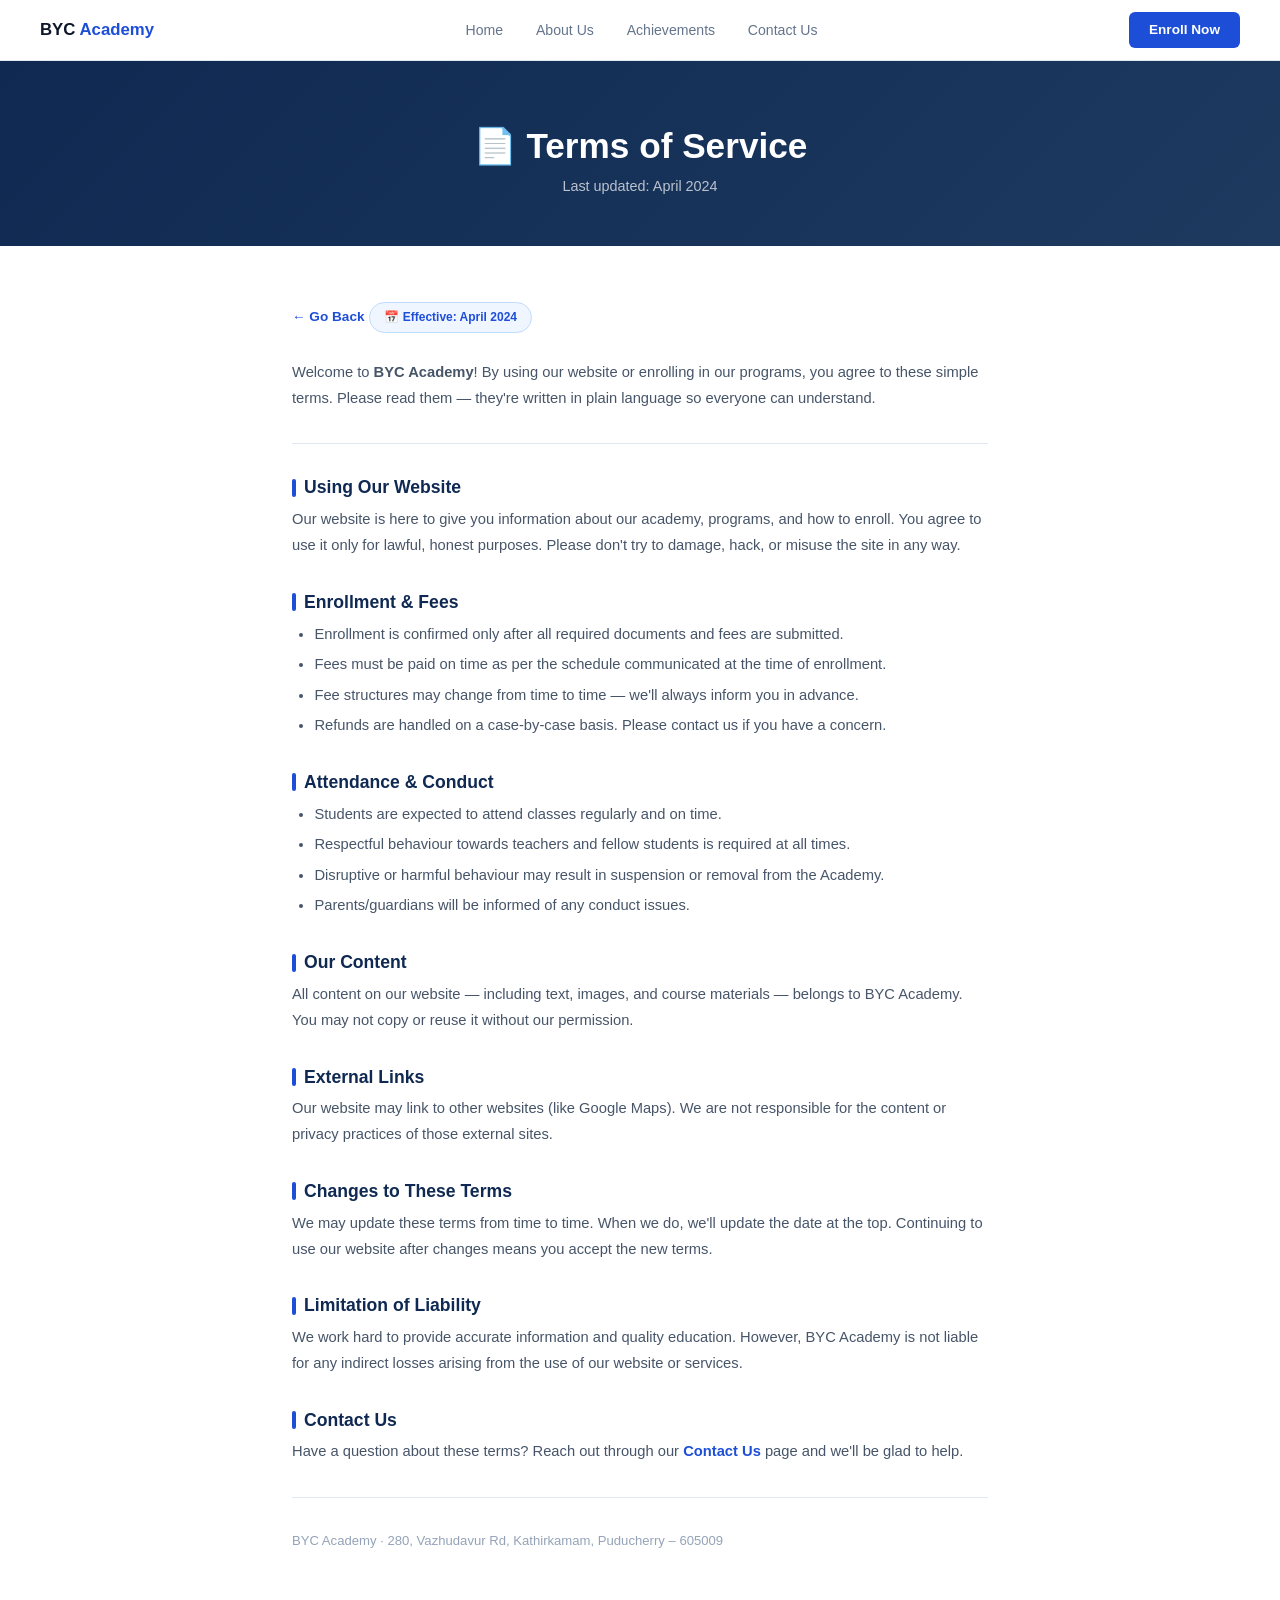
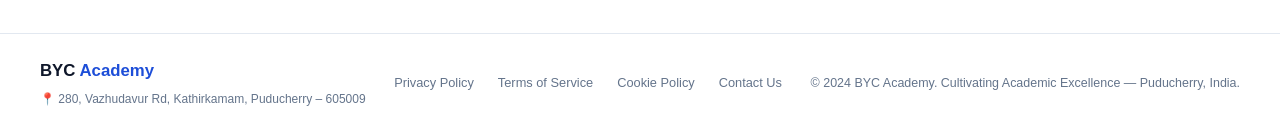
<file: terms.html>
<!DOCTYPE html>
<html lang="en">

<head>
  <meta charset="UTF-8" />
  <meta name="viewport" content="width=device-width,initial-scale=1.0" />
  <title>Terms of Service – BYC Academy</title>
  <meta name="description" content="Read the simple Terms of Service for BYC Academy's tuition programs and website use." />
  <link rel="icon" type="image/png" href="assets/favicon.png">
  <meta property="og:type" content="website" />
  <meta property="og:url" content="https://bycacademy.netlify.app/terms.html" />
  <meta property="og:title" content="Terms of Service – BYC Academy" />
  <meta property="og:description" content="Read the simple Terms of Service for BYC Academy's tuition programs and website use." />
  <meta property="og:image" content="https://bycacademy.netlify.app/assets/byc%20logo.png" />
  <meta property="og:image:type" content="image/png" />
  <meta name="twitter:card" content="summary_large_image" />
  <meta name="twitter:url" content="https://bycacademy.netlify.app/terms.html" />
  <meta name="twitter:title" content="Terms of Service – BYC Academy" />
  <meta name="twitter:description" content="Read the simple Terms of Service for BYC Academy's tuition programs and website use." />
  <meta name="twitter:image" content="https://bycacademy.netlify.app/assets/byc%20logo.png" />
  <link rel="stylesheet" href="style.css" />
  <style>
    .policy-hero {
      background: linear-gradient(135deg, #0f2952, #1e3a5f);
      padding: 4rem 2rem 3rem;
      text-align: center;
    }
    .policy-hero h1 { color: #fff; font-size: clamp(1.6rem, 3vw, 2.2rem); margin-bottom: .5rem; }
    .policy-hero p  { color: rgba(255,255,255,.7); font-size: .9rem; }

    .policy-body {
      max-width: 760px;
      margin: 0 auto;
      padding: 3.5rem 2rem 5rem;
    }
    .policy-body h2 {
      font-size: 1.1rem;
      font-weight: 700;
      color: #0f2952;
      margin: 2rem 0 .5rem;
      display: flex;
      align-items: center;
      gap: .5rem;
    }
    .policy-body h2::before {
      content: '';
      display: inline-block;
      width: 4px; height: 18px;
      background: #1d4ed8;
      border-radius: 99px;
      flex-shrink: 0;
    }
    .policy-body p, .policy-body li {
      font-size: .92rem;
      color: #475569;
      line-height: 1.75;
    }
    .policy-body ul {
      list-style: disc;
      padding-left: 1.4rem;
      margin-top: .5rem;
    }
    .policy-body ul li { margin-bottom: .3rem; }
    .policy-updated {
      display: inline-block;
      background: #eff6ff;
      border: 1px solid #bfdbfe;
      color: #1d4ed8;
      font-size: .75rem;
      font-weight: 600;
      padding: .3rem .9rem;
      border-radius: 99px;
      margin-bottom: 1.5rem;
    }
    .policy-divider {
      border: none;
      border-top: 1px solid #e2e8f0;
      margin: 2rem 0;
    }
    .back-link {
      display: inline-flex;
      align-items: center;
      gap: .4rem;
      color: #1d4ed8;
      font-size: .85rem;
      font-weight: 600;
      margin-bottom: 2rem;
    }
    .back-link:hover { text-decoration: underline; }
  </style>
</head>

<body>

  <!-- NAVBAR -->
  <nav class="navbar">
    <div class="nav-inner">
      <a href="index.html" class="nav-logo">BYC <span>Academy</span></a>
      <ul class="nav-links" id="navLinks">
        <li><a href="index.html" class="nav-link">Home</a></li>
        <li><a href="about.html" class="nav-link">About Us</a></li>
        <li><a href="achievements.html" class="nav-link">Achievements</a></li>
        <li><a href="contact.html" class="nav-link">Contact Us</a></li>
      </ul>
      <a href="contact.html" class="btn-enroll">Enroll Now</a>
      <button class="hamburger" id="ham" aria-label="Menu"><span></span><span></span><span></span></button>
    </div>
  </nav>

  <!-- HERO -->
  <div class="policy-hero">
    <h1>📄 Terms of Service</h1>
    <p>Last updated: April 2024</p>
  </div>

  <!-- CONTENT -->
  <div class="policy-body">
    <a href="javascript:history.back()" class="back-link">← Go Back</a>

    <span class="policy-updated">📅 Effective: April 2024</span>

    <p>Welcome to <strong>BYC Academy</strong>! By using our website or enrolling in our programs, you agree to these simple terms. Please read them — they're written in plain language so everyone can understand.</p>

    <hr class="policy-divider">

    <h2>Using Our Website</h2>
    <p>Our website is here to give you information about our academy, programs, and how to enroll. You agree to use it only for lawful, honest purposes. Please don't try to damage, hack, or misuse the site in any way.</p>

    <h2>Enrollment & Fees</h2>
    <ul>
      <li>Enrollment is confirmed only after all required documents and fees are submitted.</li>
      <li>Fees must be paid on time as per the schedule communicated at the time of enrollment.</li>
      <li>Fee structures may change from time to time — we'll always inform you in advance.</li>
      <li>Refunds are handled on a case-by-case basis. Please contact us if you have a concern.</li>
    </ul>

    <h2>Attendance & Conduct</h2>
    <ul>
      <li>Students are expected to attend classes regularly and on time.</li>
      <li>Respectful behaviour towards teachers and fellow students is required at all times.</li>
      <li>Disruptive or harmful behaviour may result in suspension or removal from the Academy.</li>
      <li>Parents/guardians will be informed of any conduct issues.</li>
    </ul>

    <h2>Our Content</h2>
    <p>All content on our website — including text, images, and course materials — belongs to BYC Academy. You may not copy or reuse it without our permission.</p>

    <h2>External Links</h2>
    <p>Our website may link to other websites (like Google Maps). We are not responsible for the content or privacy practices of those external sites.</p>

    <h2>Changes to These Terms</h2>
    <p>We may update these terms from time to time. When we do, we'll update the date at the top. Continuing to use our website after changes means you accept the new terms.</p>

    <h2>Limitation of Liability</h2>
    <p>We work hard to provide accurate information and quality education. However, BYC Academy is not liable for any indirect losses arising from the use of our website or services.</p>

    <h2>Contact Us</h2>
    <p>Have a question about these terms? Reach out through our <a href="contact.html" style="color:#1d4ed8;font-weight:600;">Contact Us</a> page and we'll be glad to help.</p>

    <hr class="policy-divider">
    <p style="font-size:.82rem;color:#94a3b8;">BYC Academy · 280, Vazhudavur Rd, Kathirkamam, Puducherry – 605009</p>
  </div>

  <!-- FOOTER -->
  <footer class="footer">
    <div class="footer-inner">
      <div>
        <span class="nav-logo">BYC <span style="color:var(--blue)">Academy</span></span>
        <div style="font-size:.75rem;color:var(--gray);margin-top:.3rem;">📍 280, Vazhudavur Rd, Kathirkamam, Puducherry – 605009</div>
      </div>
      <div class="footer-links">
        <a href="privacy-policy.html">Privacy Policy</a>
        <a href="terms.html">Terms of Service</a>
        <a href="cookies.html">Cookie Policy</a>
        <a href="contact.html">Contact Us</a>
      </div>
      <span class="footer-copy">© 2024 BYC Academy. Cultivating Academic Excellence — Puducherry, India.</span>
    </div>
  </footer>

  <script src="main.js"></script>
</body>

</html>
</file>
<file: style.css>
/* === RESET & BASE === */
*,*::before,*::after{box-sizing:border-box;margin:0;padding:0;}
html{scroll-behavior:smooth;font-size:16px;}
body{font-family:'Inter',sans-serif;background:#fff;color:#1e293b;line-height:1.6;overflow-x:hidden;}
a{text-decoration:none;color:inherit;}
ul{list-style:none;}
img{max-width:100%;display:block;}

@import url('https://fonts.googleapis.com/css2?family=Inter:wght@300;400;500;600;700;800&display=swap');

/* === VARIABLES === */
:root{
  --blue:#1d4ed8;
  --blue-light:#3b82f6;
  --blue-bg:#eff6ff;
  --dark:#0f172a;
  --gray:#64748b;
  --gray-light:#f1f5f9;
  --border:#e2e8f0;
  --shadow:0 2px 16px rgba(0,0,0,0.08);
  --shadow-md:0 8px 30px rgba(0,0,0,0.12);
  --radius:12px;
  --trans:0.25s ease;
}

/* === NAVBAR === */
.navbar{position:sticky;top:0;z-index:100;background:#fff;border-bottom:1px solid var(--border);padding:0 2rem;}
.nav-inner{max-width:1200px;margin:auto;display:flex;align-items:center;height:60px;gap:1rem;}
.nav-logo{font-size:1.05rem;font-weight:700;color:var(--dark);white-space:nowrap;}
.nav-logo span{color:var(--blue);}
.nav-links{display:flex;gap:0.25rem;margin:0 auto;}
.nav-link{padding:0.4rem 0.9rem;border-radius:6px;font-size:0.88rem;font-weight:500;color:var(--gray);transition:all var(--trans);}
.nav-link:hover,.nav-link.active{color:var(--blue);background:var(--blue-bg);}
.btn-enroll{padding:0.45rem 1.25rem;background:var(--blue);color:#fff;border-radius:6px;font-size:0.85rem;font-weight:600;white-space:nowrap;transition:background var(--trans);}
.btn-enroll:hover{background:#1e40af;}
.hamburger{display:none;flex-direction:column;gap:4px;background:none;border:none;cursor:pointer;padding:4px;}
.hamburger span{display:block;width:22px;height:2px;background:var(--dark);border-radius:2px;transition:.3s;}
.hamburger.open span:nth-child(1){transform:translateY(6px) rotate(45deg);}
.hamburger.open span:nth-child(2){opacity:0;}
.hamburger.open span:nth-child(3){transform:translateY(-6px) rotate(-45deg);}

/* === LAYOUT === */
.container{max-width:1200px;margin:auto;padding:0 2rem;}
.section{padding:5rem 0;}
.section-sm{padding:3rem 0;}
.bg-gray{background:var(--gray-light);}
.bg-dark{background:var(--dark);}
.bg-blue{background:var(--blue);}

/* === TYPOGRAPHY === */
.badge{display:inline-block;padding:.25rem .9rem;background:var(--blue-bg);color:var(--blue);border-radius:999px;font-size:.75rem;font-weight:600;letter-spacing:.06em;text-transform:uppercase;margin-bottom:.75rem;}
.badge-white{background:rgba(255,255,255,.15);color:#fff;}
h1{font-size:clamp(2rem,4.5vw,3rem);font-weight:800;line-height:1.2;color:var(--dark);}
h2{font-size:clamp(1.5rem,3vw,2.2rem);font-weight:700;line-height:1.3;color:var(--dark);}
h3{font-size:1.1rem;font-weight:700;color:var(--dark);}
.text-blue{color:var(--blue);}
.text-gray{color:var(--gray);}
.text-white{color:#fff;}
.lead{font-size:1rem;color:var(--gray);max-width:600px;margin-bottom:2rem;}
.lead-center{text-align:center;margin-left:auto;margin-right:auto;}

/* === BUTTONS === */
.btn{display:inline-flex;align-items:center;gap:.5rem;padding:.65rem 1.5rem;border-radius:8px;font-size:.9rem;font-weight:600;border:none;cursor:pointer;transition:all var(--trans);}
.btn-primary{background:var(--blue);color:#fff;}
.btn-primary:hover{background:#1e40af;transform:translateY(-1px);}
.btn-outline{background:#fff;color:var(--dark);border:1.5px solid var(--border);}
.btn-outline:hover{border-color:var(--blue);color:var(--blue);}
.btn-outline-white{background:transparent;color:#fff;border:1.5px solid rgba(255,255,255,.5);}
.btn-outline-white:hover{background:rgba(255,255,255,.1);}
.btn-white{background:#fff;color:var(--blue);}
.btn-white:hover{background:#f0f9ff;}

/* === CARDS === */
.card{background:#fff;border:1px solid var(--border);border-radius:var(--radius);padding:1.5rem;box-shadow:var(--shadow);}
.card:hover{box-shadow:var(--shadow-md);transform:translateY(-3px);}
.card-transition{transition:all var(--trans);}

/* === STATS ROW === */
.stats-row{display:flex;gap:3rem;flex-wrap:wrap;margin-top:2.5rem;}
.stat-item .num{font-size:2.2rem;font-weight:800;color:var(--blue);line-height:1;}
.stat-item .lbl{font-size:.78rem;color:var(--gray);text-transform:uppercase;letter-spacing:.05em;margin-top:.2rem;}

/* === SUBJECT CARDS === */
.subjects-grid{display:grid;grid-template-columns:repeat(auto-fit,minmax(200px,1fr));gap:1.25rem;}
.subj-card{background:#fff;border:1px solid var(--border);border-radius:var(--radius);padding:1.25rem;transition:all var(--trans);}
.subj-card:hover{border-color:var(--blue);box-shadow:var(--shadow-md);}
.subj-icon{width:36px;height:36px;background:var(--blue-bg);border-radius:8px;display:flex;align-items:center;justify-content:center;font-size:1.1rem;margin-bottom:.75rem;}
.subj-card h4{font-size:.92rem;font-weight:700;margin-bottom:.35rem;}
.subj-card p{font-size:.82rem;color:var(--gray);}
.tags{display:flex;gap:.4rem;flex-wrap:wrap;margin-top:.6rem;}
.tag{font-size:.68rem;padding:.15rem .55rem;border-radius:999px;background:var(--blue-bg);color:var(--blue);font-weight:500;}

/* === WHY SECTION === */
.why-grid{display:grid;grid-template-columns:1fr 1fr;gap:3rem;align-items:center;}
.why-img{border-radius:var(--radius);overflow:hidden;position:relative;min-height:340px;background:linear-gradient(135deg,#1e293b,#0f172a);display:flex;align-items:center;justify-content:center;}
.why-img-overlay{position:absolute;bottom:1.25rem;left:1.25rem;background:var(--blue);color:#fff;border-radius:8px;padding:.6rem 1rem;font-size:.82rem;font-weight:700;}
.why-points{display:flex;flex-direction:column;gap:1rem;}
.why-point{display:flex;gap:1rem;align-items:flex-start;}
.why-point-icon{width:32px;height:32px;border-radius:50%;background:var(--blue);color:#fff;display:flex;align-items:center;justify-content:center;font-size:.75rem;font-weight:700;flex-shrink:0;margin-top:2px;}
.why-point h4{font-size:.92rem;font-weight:600;margin-bottom:.2rem;}
.why-point p{font-size:.82rem;color:var(--gray);}

/* === TESTIMONIALS === */
.testi-grid{display:grid;grid-template-columns:repeat(auto-fit,minmax(260px,1fr));gap:1.25rem;}
.testi-card{background:#fff;border:1px solid var(--border);border-radius:var(--radius);padding:1.5rem;box-shadow:var(--shadow);}
.testi-avatar{width:40px;height:40px;border-radius:50%;background:var(--blue-bg);display:flex;align-items:center;justify-content:center;font-size:1.1rem;margin-bottom:.75rem;}
.testi-name{font-size:.9rem;font-weight:700;}
.testi-role{font-size:.78rem;color:var(--gray);}
.testi-text{font-size:.85rem;color:#374151;margin-top:.75rem;font-style:italic;}

/* === TIMELINE === */
.timeline{position:relative;padding-left:1.5rem;}
.timeline::before{content:'';position:absolute;left:6px;top:0;bottom:0;width:2px;background:var(--border);}
.tl-item{position:relative;padding-bottom:2rem;}
.tl-dot{position:absolute;left:-1.25rem;top:3px;width:14px;height:14px;border-radius:50%;background:#fff;border:2px solid var(--border);}
.tl-dot.active{border-color:var(--blue);background:var(--blue);}
.tl-year{font-size:.75rem;font-weight:700;color:var(--blue);margin-bottom:.2rem;}
.tl-title{font-size:.95rem;font-weight:700;margin-bottom:.3rem;}
.tl-desc{font-size:.83rem;color:var(--gray);}

/* === MENTORS === */
.mentors-grid{display:grid;grid-template-columns:repeat(auto-fit,minmax(220px,1fr));gap:1.25rem;}
.mentor-card{background:#fff;border:1px solid var(--border);border-radius:var(--radius);overflow:hidden;box-shadow:var(--shadow);transition:all var(--trans);}
.mentor-card:hover{box-shadow:var(--shadow-md);transform:translateY(-3px);}
.mentor-img{height:160px;background:linear-gradient(135deg,#1e293b,#334155);display:flex;align-items:center;justify-content:center;font-size:3.5rem;}
.mentor-body{padding:1rem;}
.mentor-body h4{font-size:.95rem;font-weight:700;}
.mentor-role{font-size:.78rem;color:var(--blue);font-weight:600;margin:.15rem 0 .5rem;}
.mentor-bio{font-size:.78rem;color:var(--gray);}

/* === ACHIEVEMENT STATS === */
.ach-grid{display:grid;grid-template-columns:repeat(auto-fit,minmax(240px,1fr));gap:1.5rem;margin-top:2.5rem;}
.ach-card{border-radius:var(--radius);padding:2rem;text-align:center;}
.ach-card.blue{background:var(--blue);color:#fff;}
.ach-card.light{background:#fff;border:1px solid var(--border);box-shadow:var(--shadow);}
.ach-card.accent{background:#1e293b;color:#fff;}
.ach-num{font-size:2.8rem;font-weight:800;line-height:1;}
.ach-card.blue .ach-num{color:#bfdbfe;}
.ach-lbl{font-size:.9rem;font-weight:600;margin:.5rem 0 .75rem;}
.ach-desc{font-size:.8rem;opacity:.7;}
.ach-award-icon{font-size:2rem;margin-bottom:.75rem;}

/* === SUCCESS STORIES === */
.story-grid{display:grid;grid-template-columns:repeat(auto-fit,minmax(280px,1fr));gap:1.5rem;}
.story-card{background:#fff;border:1px solid var(--border);border-radius:var(--radius);padding:1.5rem;box-shadow:var(--shadow);}
.story-head{display:flex;gap:.75rem;align-items:center;margin-bottom:.75rem;}
.story-avatar{width:44px;height:44px;border-radius:50%;background:var(--blue-bg);display:flex;align-items:center;justify-content:center;font-size:1.2rem;flex-shrink:0;}
.story-name{font-size:.9rem;font-weight:700;}
.story-sub{font-size:.76rem;color:var(--gray);}
.story-badge{display:inline-block;font-size:.68rem;padding:.15rem .6rem;border-radius:999px;background:#dcfce7;color:#166534;font-weight:600;margin-bottom:.5rem;}
.story-quote{font-size:.83rem;color:#374151;font-style:italic;border-left:3px solid var(--blue);padding-left:.75rem;}

/* === LEGACY SECTION === */
.legacy-grid{display:grid;grid-template-columns:1fr 1fr;gap:2rem;align-items:center;}
.legacy-img{border-radius:var(--radius);overflow:hidden;height:280px;background:linear-gradient(135deg,#1a1a2e,#16213e);display:flex;align-items:center;justify-content:center;font-size:4rem;}
.legacy-points{display:flex;flex-direction:column;gap:.75rem;}
.legacy-point{display:flex;gap:.75rem;align-items:flex-start;padding:.75rem;background:#fff;border-radius:8px;border:1px solid var(--border);}
.legacy-icon{font-size:1.1rem;flex-shrink:0;margin-top:2px;}
.legacy-point h4{font-size:.88rem;font-weight:700;margin-bottom:.15rem;}
.legacy-point p{font-size:.8rem;color:var(--gray);}

/* === CONTACT === */
.contact-grid{display:grid;grid-template-columns:1fr 1.2fr;gap:4rem;align-items:start;}
.contact-form-box{background:#fff;border:1px solid var(--border);border-radius:var(--radius);padding:2rem;box-shadow:var(--shadow);}
.form-row-2{display:grid;grid-template-columns:1fr 1fr;gap:1rem;}
.form-group{margin-bottom:1.1rem;}
.form-group label{display:block;font-size:.8rem;font-weight:600;color:#374151;margin-bottom:.35rem;}
.form-group input,.form-group select,.form-group textarea{width:100%;padding:.6rem .9rem;border:1.5px solid var(--border);border-radius:8px;font-size:.88rem;font-family:inherit;color:var(--dark);background:#fff;transition:border-color var(--trans);}
.form-group input:focus,.form-group select:focus,.form-group textarea:focus{outline:none;border-color:var(--blue);}
.form-group textarea{resize:vertical;}
.contact-sidebar{display:flex;flex-direction:column;gap:1.5rem;}
.contact-info-card{background:#fff;border:1px solid var(--border);border-radius:var(--radius);padding:1.25rem;box-shadow:var(--shadow);}
.contact-info-row{display:flex;gap:.75rem;align-items:flex-start;}
.ci-icon{width:36px;height:36px;background:var(--blue-bg);border-radius:8px;display:flex;align-items:center;justify-content:center;font-size:1rem;flex-shrink:0;}
.ci-label{font-size:.75rem;color:var(--gray);margin-bottom:.15rem;}
.ci-val{font-size:.85rem;font-weight:600;color:var(--dark);}
.ci-sub{font-size:.75rem;color:var(--gray);}
.hours-row{display:flex;justify-content:space-between;font-size:.8rem;padding:.4rem 0;border-bottom:1px solid var(--border);}
.hours-row:last-child{border:none;}
.trust-row{display:grid;grid-template-columns:repeat(3,1fr);gap:.75rem;text-align:center;}
.trust-item{background:#fff;border:1px solid var(--border);border-radius:8px;padding:.75rem .5rem;}
.trust-icon{font-size:1.3rem;margin-bottom:.3rem;}
.trust-val{font-size:.82rem;font-weight:700;}
.trust-lbl{font-size:.7rem;color:var(--gray);}
.map-box{border-radius:var(--radius);overflow:hidden;height:140px;background:linear-gradient(135deg,#e2e8f0,#cbd5e1);display:flex;align-items:center;justify-content:center;font-size:2rem;}
.success-msg{display:none;padding:.75rem;background:#dcfce7;border:1px solid #86efac;border-radius:8px;color:#166534;font-size:.85rem;text-align:center;margin-top:.75rem;}
.success-msg.show{display:block;}

/* === HERO === */
.hero{padding:5rem 0 4rem;}
.hero-grid{display:grid;grid-template-columns:1fr 1fr;gap:3rem;align-items:center;}
.hero-img{border-radius:var(--radius);overflow:hidden;height:360px;background:#fff;display:flex;align-items:center;justify-content:center;}
.hero-img img{width:100%;height:100%;object-fit:contain;}
.hero-about{position:relative;border-radius:var(--radius);overflow:hidden;height:360px;}
.hero-about img,.hero-about-bg{width:100%;height:100%;object-fit:cover;}
.hero-about-bg{background:linear-gradient(135deg,#1e3a5f,#0f172a);display:flex;align-items:center;justify-content:center;font-size:4rem;}
.hero-about-overlay{position:absolute;inset:0;background:linear-gradient(to top,rgba(0,0,0,.7) 0%,rgba(0,0,0,.2) 60%,transparent 100%);}
.hero-about-text{position:absolute;bottom:1.5rem;left:1.5rem;color:#fff;}
.hero-about-text h1{color:#fff;font-size:clamp(1.5rem,3vw,2.2rem);}
.hero-about-badge{display:inline-block;background:var(--blue);color:#fff;border-radius:4px;font-size:.7rem;font-weight:700;padding:.2rem .6rem;letter-spacing:.04em;margin-bottom:.5rem;}
.excellence-badge{position:absolute;bottom:1.5rem;right:1.5rem;background:#fff;border-radius:8px;padding:.6rem .9rem;text-align:center;box-shadow:var(--shadow-md);}
.excellence-badge .num{font-size:1.3rem;font-weight:800;color:var(--blue);}
.excellence-badge .lbl{font-size:.65rem;color:var(--gray);}

/* === CTA DARK === */
.cta-dark{background:var(--dark);padding:4rem 2rem;text-align:center;}
.cta-dark h2{color:#fff;margin-bottom:.75rem;}
.cta-dark p{color:#94a3b8;max-width:520px;margin:0 auto 2rem;}
.cta-btns{display:flex;gap:1rem;justify-content:center;flex-wrap:wrap;}

/* === FOOTER === */
.footer{background:#fff;border-top:1px solid var(--border);padding:1.5rem 2rem;}
.footer-inner{max-width:1200px;margin:auto;display:flex;align-items:center;justify-content:space-between;flex-wrap:wrap;gap:1rem;}
.footer-links{display:flex;gap:1.5rem;flex-wrap:wrap;}
.footer-links a{font-size:.8rem;color:var(--gray);transition:color var(--trans);}
.footer-links a:hover{color:var(--blue);}
.footer-copy{font-size:.78rem;color:var(--gray);}

/* === SECTION HEADER === */
.section-header{margin-bottom:2.5rem;}
.section-header.center{text-align:center;}
.section-header.center .lead{margin-left:auto;margin-right:auto;}

/* === RESPONSIVE === */
@media(max-width:900px){
  .hero-grid,.why-grid,.contact-grid,.legacy-grid{grid-template-columns:1fr;}
  .hero-img{height:220px;}
}
@media(max-width:640px){
  .nav-links{display:none;position:absolute;top:60px;left:0;width:100%;background:#fff;border-bottom:1px solid var(--border);padding:1rem;flex-direction:column;}
  .nav-links.open{display:flex;}
  .hamburger{display:flex;}
  .btn-enroll{display:none;}
  .form-row-2{grid-template-columns:1fr;}
  .trust-row{grid-template-columns:1fr 1fr;}
  .stats-row{gap:1.5rem;}
}
</file>
